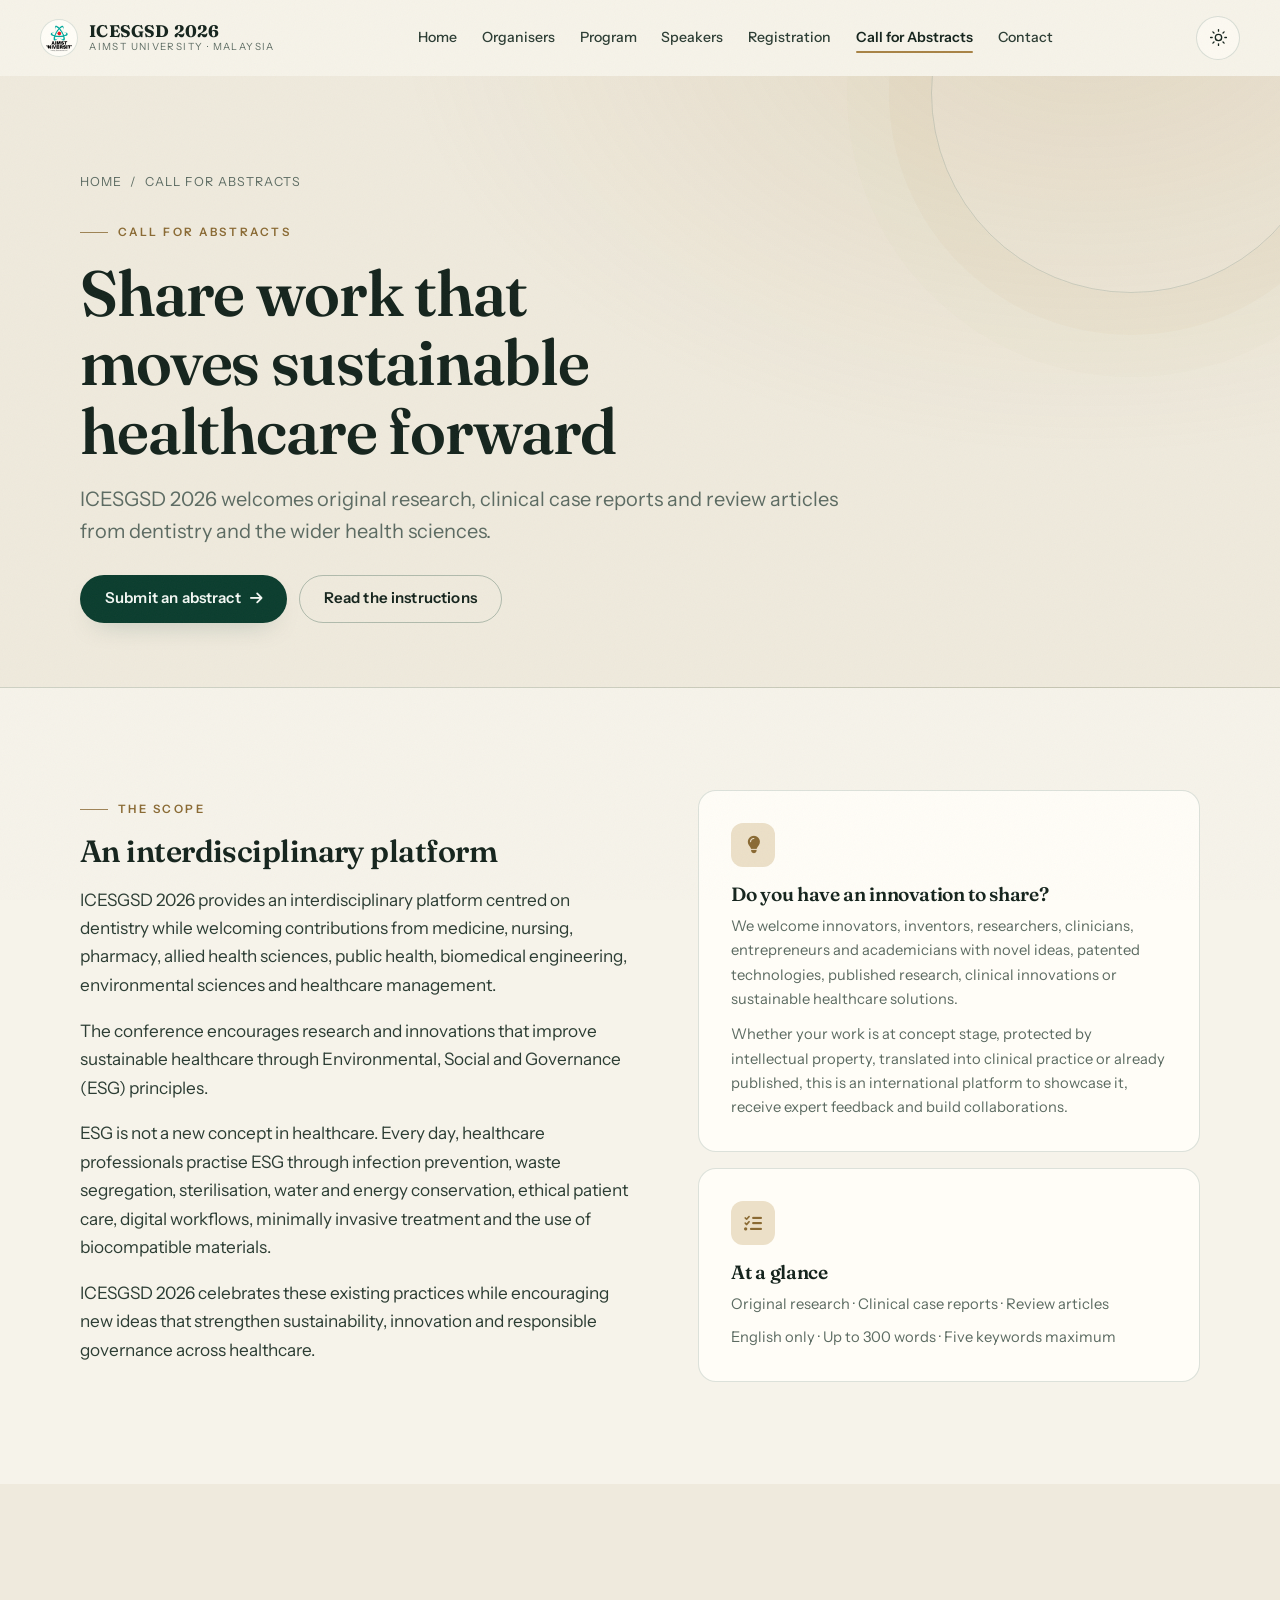
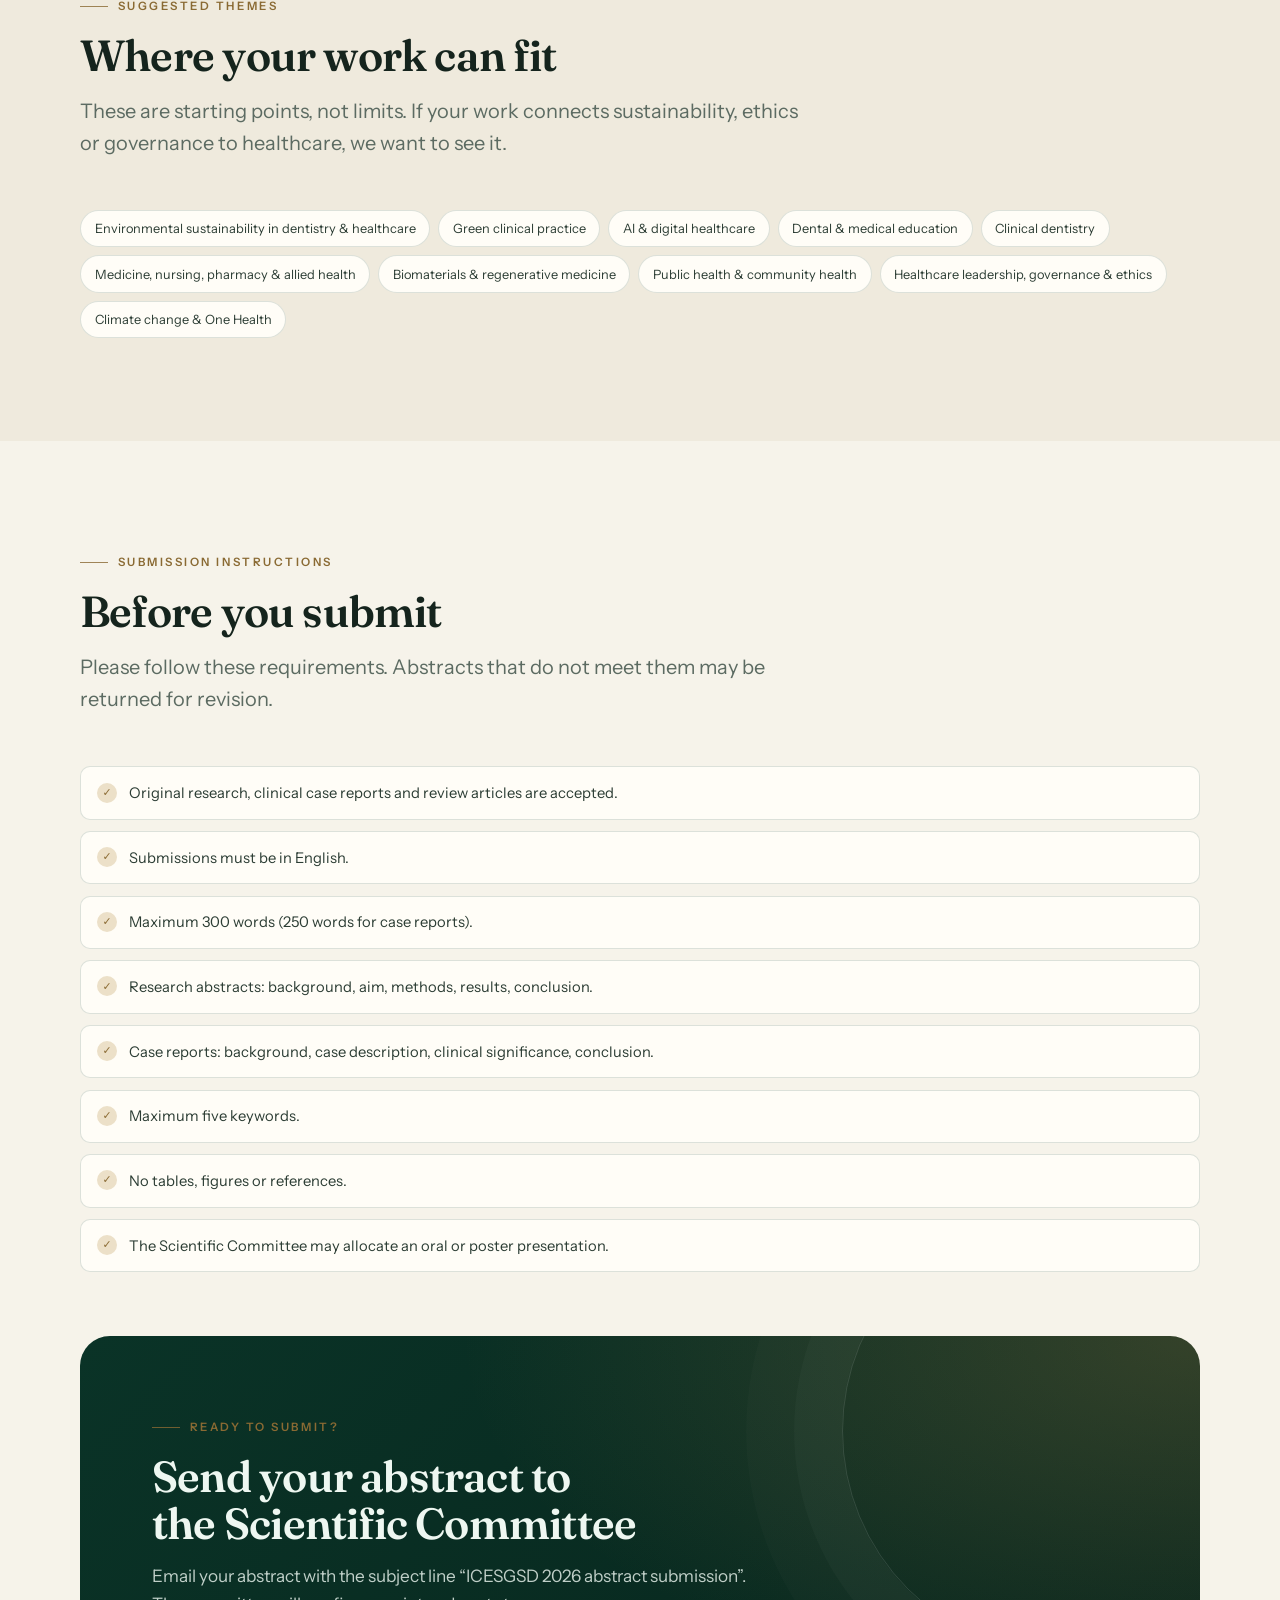
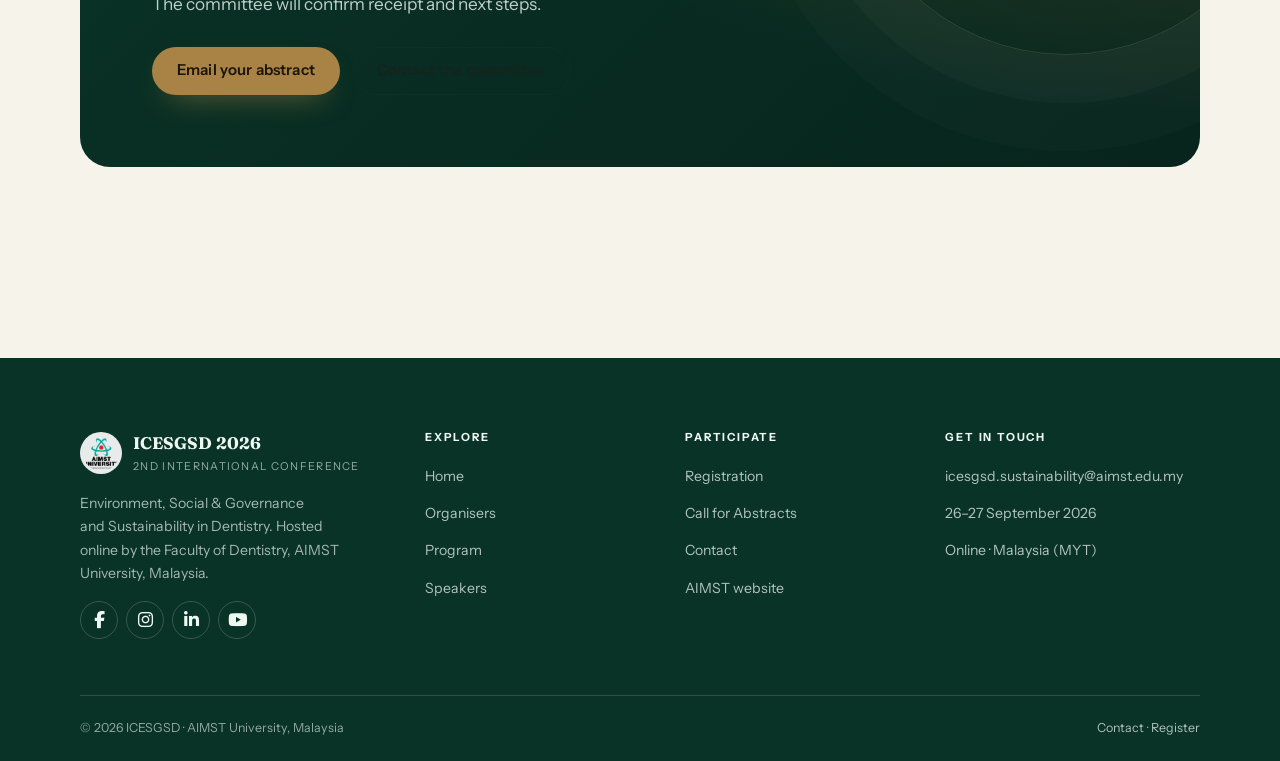
<file: cab/index.html>
<!DOCTYPE html>
<html lang="en">

<head>
    <base href="..">
    <meta charset="utf-8">
    <meta name="viewport" content="width=device-width, initial-scale=1">
    <link rel="shortcut icon" type="image/png" href="assets/aimst logo favicon.png">
    <title>Call for Abstracts | 2nd ICESGSD 2026</title>
    <meta name="description" content="Submit an abstract to ICESGSD 2026. Original research, clinical case reports and review articles on ESG and sustainability in dentistry and healthcare.">
    <meta name="theme-color" content="#f6f3ea">
    <meta property="og:type" content="website">
    <meta property="og:title" content="Call for Abstracts — 2nd ICESGSD 2026">
    <meta property="og:description" content="An interdisciplinary platform for research and innovation in sustainable healthcare.">
    <meta property="og:image" content="assets/Untitled.jpg">
    <link rel="preconnect" href="https://fonts.googleapis.com">
    <link rel="preconnect" href="https://fonts.gstatic.com" crossorigin>
    <link href="https://fonts.googleapis.com/css2?family=Fraunces:ital,opsz,wght@0,9..144,400..700;1,9..144,400..700&family=Instrument+Sans:wght@400;500;600;700&display=swap" rel="stylesheet">
    <link rel="stylesheet" href="https://cdnjs.cloudflare.com/ajax/libs/font-awesome/6.4.0/css/all.min.css">
    <link rel="stylesheet" href="assets/main.css">
    <script>
        (function () {
            document.documentElement.classList.add("js");
            try {
                var stored = localStorage.getItem("icesgsd-theme");
                var theme = stored || (window.matchMedia("(prefers-color-scheme: dark)").matches ? "dark" : "light");
                document.documentElement.setAttribute("data-theme", theme);
            } catch (e) {
                document.documentElement.setAttribute("data-theme", "light");
            }
        })();
    </script>
</head>

<body>
    <a class="skip-link" href="#main">Skip to content</a>

    <header class="site-header">
        <div class="header-inner">
            <a class="brand" href="index.html" aria-label="ICESGSD 2026 home">
                <img src="assets/aimst logo.png" alt="AIMST University logo" width="38" height="38">
                <span class="brand-text">
                    <strong>ICESGSD 2026</strong>
                    <small>AIMST University · Malaysia</small>
                </span>
            </a>
            <nav class="site-nav" id="site-nav" aria-label="Primary navigation">
                <ul>
                    <li><a href="index.html">Home</a></li>
                    <li><a href="./organisers/index.html">Organisers</a></li>
                    <li><a href="./program/index.html">Program</a></li>
                    <li><a href="./speakers/index.html">Speakers</a></li>
                    <li><a href="./registration/index.html">Registration</a></li>
                    <li><a class="current" href="./cab/index.html" aria-current="page">Call for Abstracts</a></li>
                    <li><a href="./contact/index.html">Contact</a></li>
                </ul>
            </nav>
            <div class="header-actions">
                <button class="theme-toggle" type="button" aria-label="Switch to dark mode" aria-pressed="false">
                    <svg class="icon-sun" viewBox="0 0 24 24" aria-hidden="true"><circle cx="12" cy="12" r="4"/><path d="M12 2v2M12 20v2M4.9 4.9l1.4 1.4M17.7 17.7l1.4 1.4M2 12h2M20 12h2M4.9 19.1l1.4-1.4M17.7 6.3l1.4-1.4"/></svg>
                    <svg class="icon-moon" viewBox="0 0 24 24" aria-hidden="true"><path d="M21 12.8A8.5 8.5 0 1 1 11.2 3a6.5 6.5 0 0 0 9.8 9.8z"/></svg>
                </button>
                <button class="nav-toggle" type="button" aria-label="Open menu" aria-expanded="false" aria-controls="site-nav">
                    <span></span><span></span><span></span>
                </button>
            </div>
        </div>
    </header>

    <main id="main">
        <section class="page-hero">
            <div class="container">
                <nav class="breadcrumb" aria-label="Breadcrumb"><a href="index.html">Home</a><span>/</span><span>Call for Abstracts</span></nav>
                <span class="eyebrow">Call for abstracts</span>
                <h1>Share work that moves sustainable healthcare forward</h1>
                <p class="lead">ICESGSD 2026 welcomes original research, clinical case reports and review articles from dentistry and the wider health sciences.</p>
                <div class="hero-actions" style="margin-top:1.75rem">
                    <a class="btn btn--primary" href="mailto:icesgsd.sustainability@aimst.edu.my?subject=ICESGSD%202026%20abstract%20submission">Submit an abstract <i class="fa-solid fa-arrow-right" aria-hidden="true"></i></a>
                    <a class="btn btn--ghost" href="#instructions">Read the instructions</a>
                </div>
            </div>
        </section>

        <section class="section">
            <div class="container">
                <div class="about-grid" style="align-items:start">
                    <div class="prose reveal">
                        <span class="eyebrow">The scope</span>
                        <h2 style="margin-top:0">An interdisciplinary platform</h2>
                        <p>ICESGSD 2026 provides an interdisciplinary platform centred on dentistry while welcoming contributions from medicine, nursing, pharmacy, allied health sciences, public health, biomedical engineering, environmental sciences and healthcare management.</p>
                        <p>The conference encourages research and innovations that improve sustainable healthcare through Environmental, Social and Governance (ESG) principles.</p>
                        <p>ESG is not a new concept in healthcare. Every day, healthcare professionals practise ESG through infection prevention, waste segregation, sterilisation, water and energy conservation, ethical patient care, digital workflows, minimally invasive treatment and the use of biocompatible materials.</p>
                        <p>ICESGSD 2026 celebrates these existing practices while encouraging new ideas that strengthen sustainability, innovation and responsible governance across healthcare.</p>
                    </div>
                    <aside class="reveal" style="--delay:120ms">
                        <div class="info-card">
                            <div class="icon"><i class="fa-solid fa-lightbulb" aria-hidden="true"></i></div>
                            <h3>Do you have an innovation to share?</h3>
                            <p>We welcome innovators, inventors, researchers, clinicians, entrepreneurs and academicians with novel ideas, patented technologies, published research, clinical innovations or sustainable healthcare solutions.</p>
                            <p style="margin-top:0.7rem">Whether your work is at concept stage, protected by intellectual property, translated into clinical practice or already published, this is an international platform to showcase it, receive expert feedback and build collaborations.</p>
                        </div>
                        <div class="info-card" style="margin-top:1rem">
                            <div class="icon"><i class="fa-solid fa-list-check" aria-hidden="true"></i></div>
                            <h3>At a glance</h3>
                            <p>Original research · Clinical case reports · Review articles</p>
                            <p style="margin-top:0.5rem">English only · Up to 300 words · Five keywords maximum</p>
                        </div>
                    </aside>
                </div>
            </div>
        </section>

        <section class="section section--alt">
            <div class="container">
                <div class="section-head reveal">
                    <span class="eyebrow">Suggested themes</span>
                    <h2>Where your work can fit</h2>
                    <p class="lead" style="margin-top:1rem">These are starting points, not limits. If your work connects sustainability, ethics or governance to healthcare, we want to see it.</p>
                </div>
                <div class="chip-cloud reveal" style="--delay:80ms">
                    <span class="chip">Environmental sustainability in dentistry &amp; healthcare</span>
                    <span class="chip">Green clinical practice</span>
                    <span class="chip">AI &amp; digital healthcare</span>
                    <span class="chip">Dental &amp; medical education</span>
                    <span class="chip">Clinical dentistry</span>
                    <span class="chip">Medicine, nursing, pharmacy &amp; allied health</span>
                    <span class="chip">Biomaterials &amp; regenerative medicine</span>
                    <span class="chip">Public health &amp; community health</span>
                    <span class="chip">Healthcare leadership, governance &amp; ethics</span>
                    <span class="chip">Climate change &amp; One Health</span>
                </div>
            </div>
        </section>

        <section class="section" id="instructions">
            <div class="container">
                <div class="section-head reveal">
                    <span class="eyebrow">Submission instructions</span>
                    <h2>Before you submit</h2>
                    <p class="lead" style="margin-top:1rem">Please follow these requirements. Abstracts that do not meet them may be returned for revision.</p>
                </div>
                <ul class="checklist reveal" style="--delay:80ms">
                    <li>Original research, clinical case reports and review articles are accepted.</li>
                    <li>Submissions must be in English.</li>
                    <li>Maximum 300 words (250 words for case reports).</li>
                    <li>Research abstracts: background, aim, methods, results, conclusion.</li>
                    <li>Case reports: background, case description, clinical significance, conclusion.</li>
                    <li>Maximum five keywords.</li>
                    <li>No tables, figures or references.</li>
                    <li>The Scientific Committee may allocate an oral or poster presentation.</li>
                </ul>

                <div class="cta-band reveal" style="margin-top:clamp(2.5rem,5vw,4rem)">
                    <span class="eyebrow">Ready to submit?</span>
                    <h2>Send your abstract to the Scientific Committee</h2>
                    <p>Email your abstract with the subject line “ICESGSD 2026 abstract submission”. The committee will confirm receipt and next steps.</p>
                    <div class="cta-actions">
                        <a class="btn btn--accent" href="mailto:icesgsd.sustainability@aimst.edu.my?subject=ICESGSD%202026%20abstract%20submission">Email your abstract</a>
                        <a class="btn btn--ghost" href="./contact/index.html">Contact the committee</a>
                    </div>
                </div>
            </div>
        </section>
    </main>

    <footer class="site-footer">
        <div class="container">
            <div class="footer-grid">
                <div>
                    <a class="footer-brand" href="index.html">
                        <img src="assets/aimst logo.png" alt="AIMST University logo" width="42" height="42">
                        <div>
                            <strong>ICESGSD 2026</strong>
                            <span>2nd International Conference</span>
                        </div>
                    </a>
                    <p>Environment, Social &amp; Governance and Sustainability in Dentistry. Hosted online by the Faculty of Dentistry, AIMST University, Malaysia.</p>
                    <div class="footer-social">
                        <a href="https://www.facebook.com/aimst2u/" target="_blank" rel="noopener" aria-label="AIMST University on Facebook"><i class="fa-brands fa-facebook-f" aria-hidden="true"></i></a>
                        <a href="https://www.instagram.com/aimstuniversity/" target="_blank" rel="noopener" aria-label="AIMST University on Instagram"><i class="fa-brands fa-instagram" aria-hidden="true"></i></a>
                        <a href="https://my.linkedin.com/school/aimst-university2001/" target="_blank" rel="noopener" aria-label="AIMST University on LinkedIn"><i class="fa-brands fa-linkedin-in" aria-hidden="true"></i></a>
                        <a href="https://www.youtube.com/@aimstuniversityaimst2u" target="_blank" rel="noopener" aria-label="AIMST University on YouTube"><i class="fa-brands fa-youtube" aria-hidden="true"></i></a>
                    </div>
                </div>
                <div class="footer-col">
                    <h4>Explore</h4>
                    <ul>
                        <li><a href="index.html">Home</a></li>
                        <li><a href="./organisers/index.html">Organisers</a></li>
                        <li><a href="./program/index.html">Program</a></li>
                        <li><a href="./speakers/index.html">Speakers</a></li>
                    </ul>
                </div>
                <div class="footer-col">
                    <h4>Participate</h4>
                    <ul>
                        <li><a href="./registration/index.html">Registration</a></li>
                        <li><a href="./cab/index.html">Call for Abstracts</a></li>
                        <li><a href="./contact/index.html">Contact</a></li>
                        <li><a href="https://www.aimst.edu.my/" target="_blank" rel="noopener">AIMST website</a></li>
                    </ul>
                </div>
                <div class="footer-col footer-col--contact">
                    <h4>Get in touch</h4>
                    <ul>
                        <li><a href="mailto:icesgsd.sustainability@aimst.edu.my">icesgsd.sustainability@aimst.edu.my</a></li>
                        <li><span>26–27 September 2026</span></li>
                        <li><span>Online · Malaysia (MYT)</span></li>
                    </ul>
                </div>
            </div>
            <div class="footer-bottom">
                <span>© 2026 ICESGSD · AIMST University, Malaysia</span>
                <span><a href="./contact/index.html">Contact</a> · <a href="./registration/index.html">Register</a></span>
            </div>
        </div>
    </footer>

    <script src="assets/theme.js" defer></script>
</body>

</html>
</file>
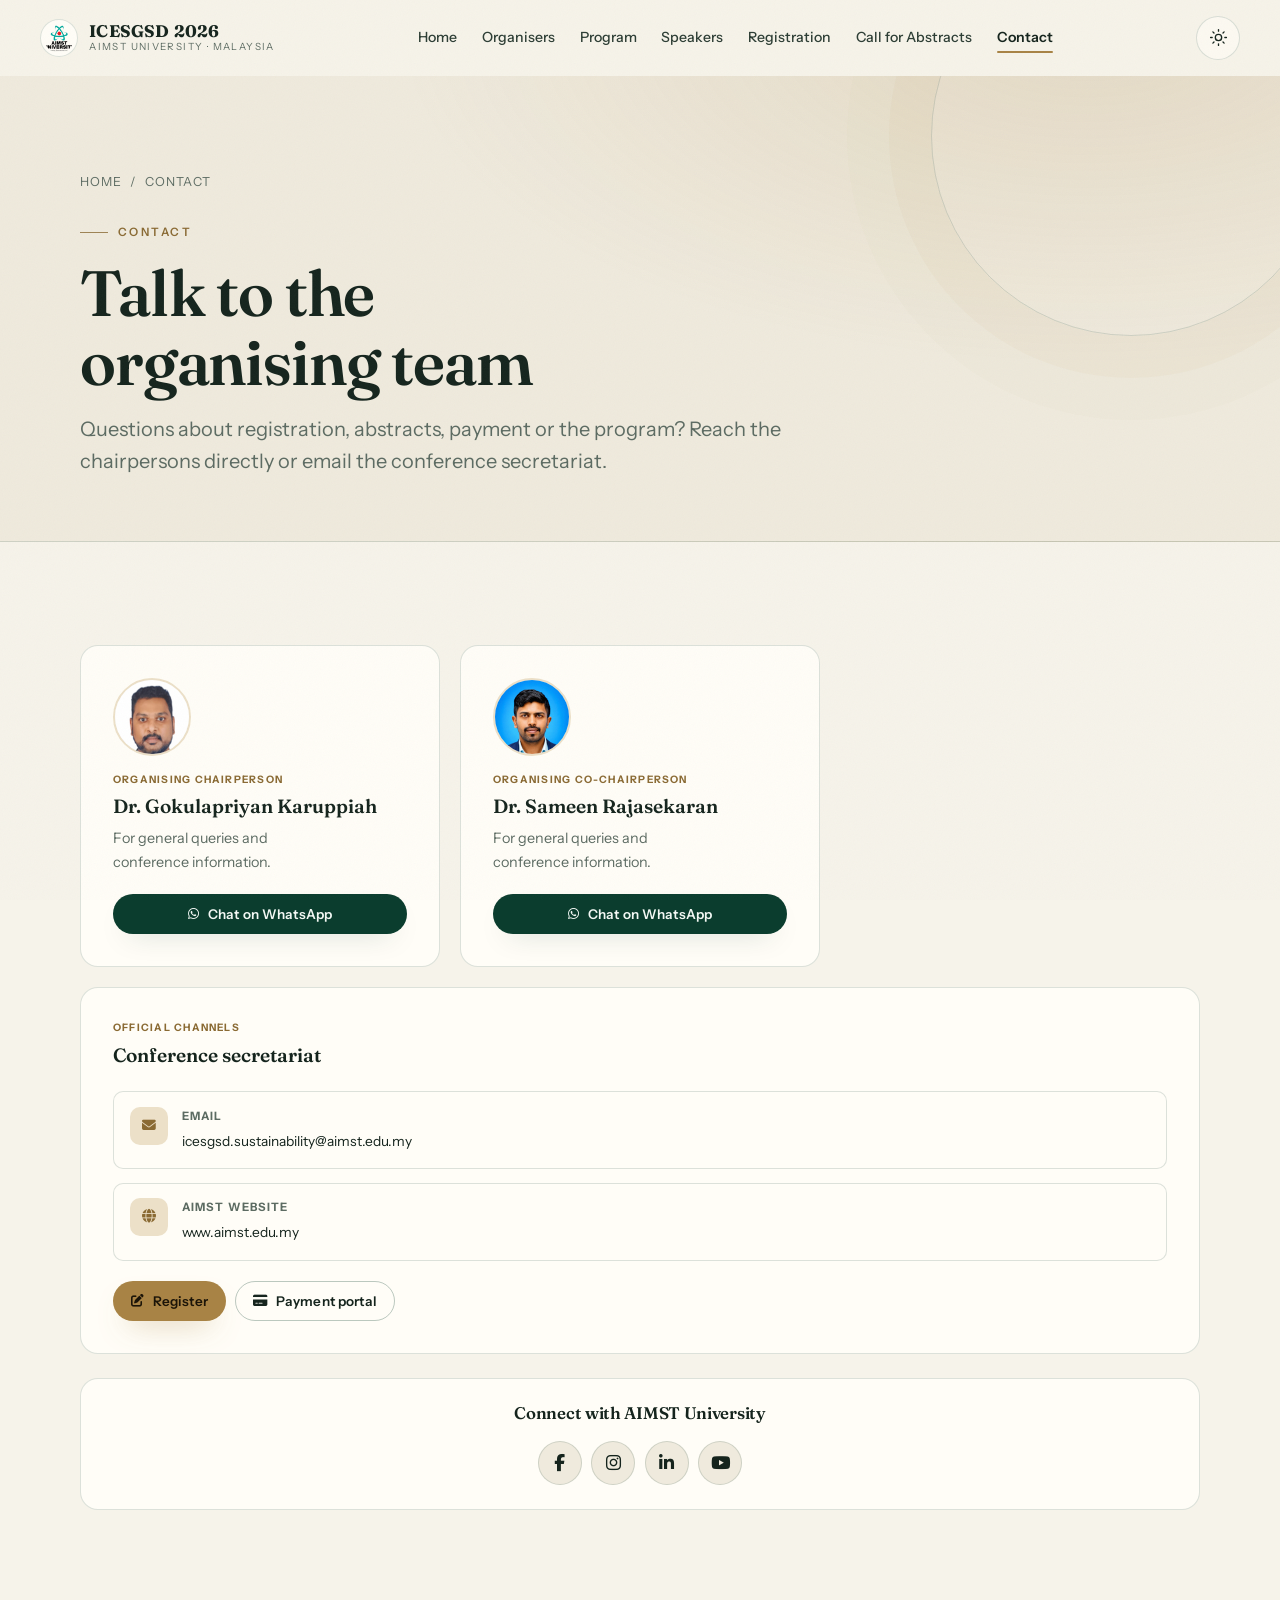
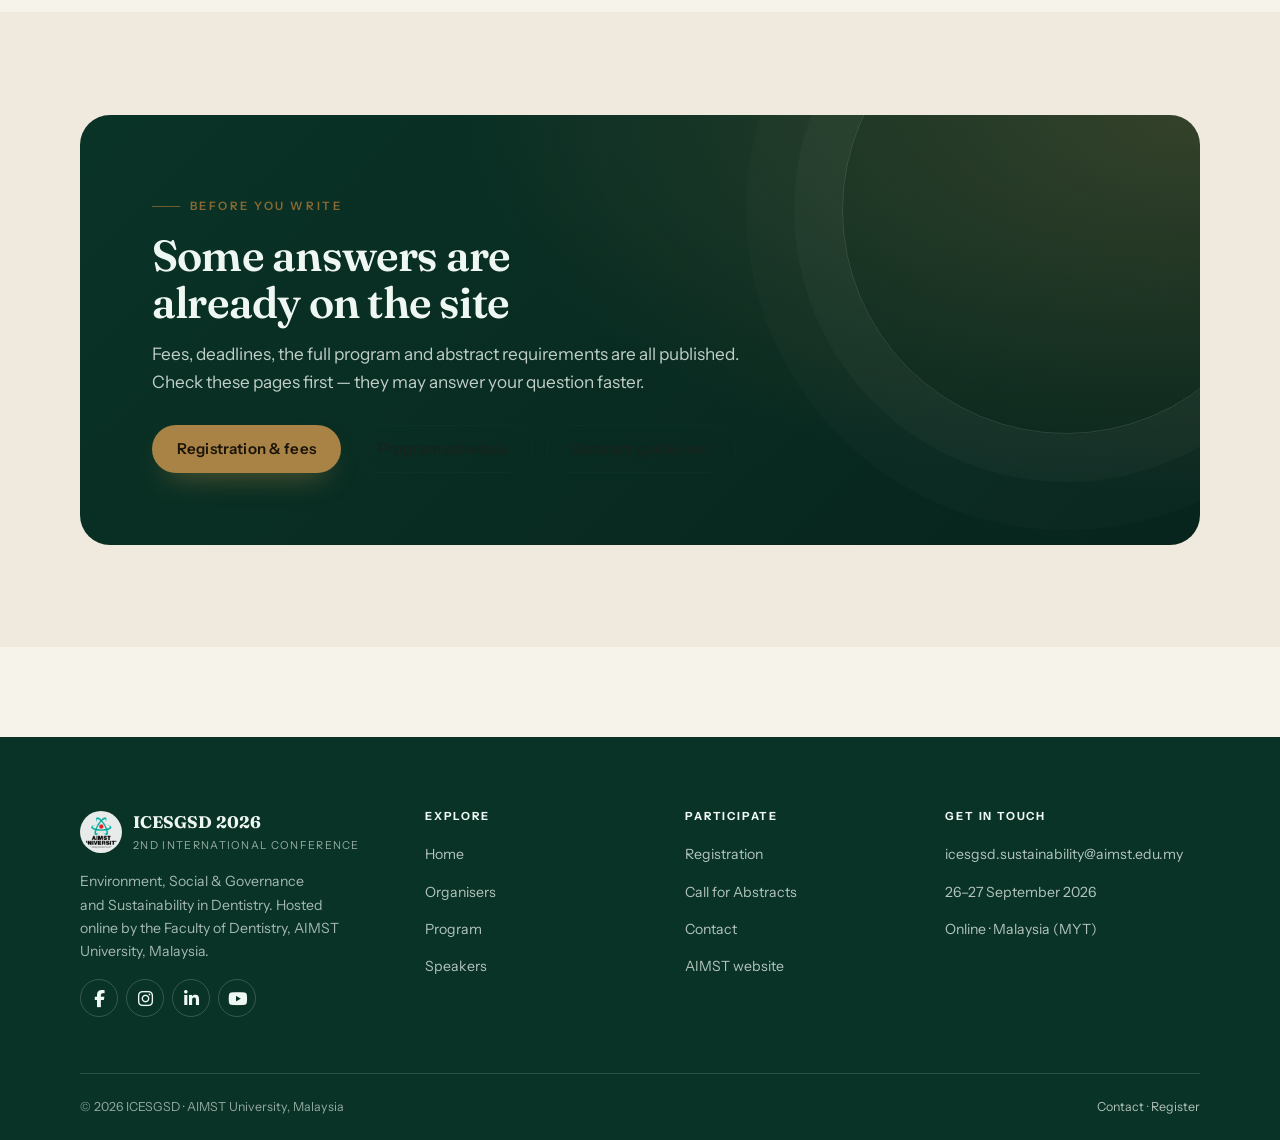
<file: contact/index.html>
<!DOCTYPE html>
<html lang="en">

<head>
    <base href="..">
    <meta charset="utf-8">
    <meta name="viewport" content="width=device-width, initial-scale=1">
    <link rel="shortcut icon" type="image/png" href="assets/aimst logo favicon.png">
    <title>Contact | 2nd ICESGSD 2026</title>
    <meta name="description" content="Contact the ICESGSD 2026 organising committee. Reach the chairpersons on WhatsApp or email the conference secretariat.">
    <meta name="theme-color" content="#f6f3ea">
    <meta property="og:type" content="website">
    <meta property="og:title" content="Contact — 2nd ICESGSD 2026">
    <meta property="og:description" content="Talk to the organising team about registration, abstracts or the program.">
    <meta property="og:image" content="assets/Untitled.jpg">
    <link rel="preconnect" href="https://fonts.googleapis.com">
    <link rel="preconnect" href="https://fonts.gstatic.com" crossorigin>
    <link href="https://fonts.googleapis.com/css2?family=Fraunces:ital,opsz,wght@0,9..144,400..700;1,9..144,400..700&family=Instrument+Sans:wght@400;500;600;700&display=swap" rel="stylesheet">
    <link rel="stylesheet" href="https://cdnjs.cloudflare.com/ajax/libs/font-awesome/6.4.0/css/all.min.css">
    <link rel="stylesheet" href="assets/main.css">
    <script>
        (function () {
            document.documentElement.classList.add("js");
            try {
                var stored = localStorage.getItem("icesgsd-theme");
                var theme = stored || (window.matchMedia("(prefers-color-scheme: dark)").matches ? "dark" : "light");
                document.documentElement.setAttribute("data-theme", theme);
            } catch (e) {
                document.documentElement.setAttribute("data-theme", "light");
            }
        })();
    </script>
</head>

<body>
    <a class="skip-link" href="#main">Skip to content</a>

    <header class="site-header">
        <div class="header-inner">
            <a class="brand" href="index.html" aria-label="ICESGSD 2026 home">
                <img src="assets/aimst logo.png" alt="AIMST University logo" width="38" height="38">
                <span class="brand-text">
                    <strong>ICESGSD 2026</strong>
                    <small>AIMST University · Malaysia</small>
                </span>
            </a>
            <nav class="site-nav" id="site-nav" aria-label="Primary navigation">
                <ul>
                    <li><a href="index.html">Home</a></li>
                    <li><a href="./organisers/index.html">Organisers</a></li>
                    <li><a href="./program/index.html">Program</a></li>
                    <li><a href="./speakers/index.html">Speakers</a></li>
                    <li><a href="./registration/index.html">Registration</a></li>
                    <li><a href="./cab/index.html">Call for Abstracts</a></li>
                    <li><a class="current" href="./contact/index.html" aria-current="page">Contact</a></li>
                </ul>
            </nav>
            <div class="header-actions">
                <button class="theme-toggle" type="button" aria-label="Switch to dark mode" aria-pressed="false">
                    <svg class="icon-sun" viewBox="0 0 24 24" aria-hidden="true"><circle cx="12" cy="12" r="4"/><path d="M12 2v2M12 20v2M4.9 4.9l1.4 1.4M17.7 17.7l1.4 1.4M2 12h2M20 12h2M4.9 19.1l1.4-1.4M17.7 6.3l1.4-1.4"/></svg>
                    <svg class="icon-moon" viewBox="0 0 24 24" aria-hidden="true"><path d="M21 12.8A8.5 8.5 0 1 1 11.2 3a6.5 6.5 0 0 0 9.8 9.8z"/></svg>
                </button>
                <button class="nav-toggle" type="button" aria-label="Open menu" aria-expanded="false" aria-controls="site-nav">
                    <span></span><span></span><span></span>
                </button>
            </div>
        </div>
    </header>

    <main id="main">
        <section class="page-hero">
            <div class="container">
                <nav class="breadcrumb" aria-label="Breadcrumb"><a href="index.html">Home</a><span>/</span><span>Contact</span></nav>
                <span class="eyebrow">Contact</span>
                <h1>Talk to the organising team</h1>
                <p class="lead">Questions about registration, abstracts, payment or the program? Reach the chairpersons directly or email the conference secretariat.</p>
            </div>
        </section>

        <section class="section">
            <div class="container">
                <div class="contact-grid">
                    <article class="contact-card reveal">
                        <div class="person-photo" style="margin-bottom:1rem">
                            <img src="assets/Dr-Gokulapriyan.png" alt="Portrait of Dr. Gokulapriyan Karuppiah" width="78" height="78" loading="lazy" decoding="async">
                        </div>
                        <span class="person-role">Organising chairperson</span>
                        <div class="person-name">Dr. Gokulapriyan Karuppiah</div>
                        <p>For general queries and conference information.</p>
                        <div class="btn-group">
                            <a class="btn btn--primary btn--small" href="http://wa.me/60172604202" target="_blank" rel="noopener"><i class="fa-brands fa-whatsapp" aria-hidden="true"></i> Chat on WhatsApp</a>
                        </div>
                    </article>

                    <article class="contact-card reveal" style="--delay:80ms">
                        <div class="person-photo" style="margin-bottom:1rem">
                            <img src="assets/Dr-sameen-Rj.png" alt="Portrait of Dr. Sameen Rajasekaran" width="78" height="78" loading="lazy" decoding="async">
                        </div>
                        <span class="person-role">Organising co-chairperson</span>
                        <div class="person-name">Dr. Sameen Rajasekaran</div>
                        <p>For general queries and conference information.</p>
                        <div class="btn-group">
                            <a class="btn btn--primary btn--small" href="http://wa.me/60129848409" target="_blank" rel="noopener"><i class="fa-brands fa-whatsapp" aria-hidden="true"></i> Chat on WhatsApp</a>
                        </div>
                    </article>

                    <article class="contact-card contact-card--wide reveal" style="--delay:160ms">
                        <span class="person-role">Official channels</span>
                        <div class="person-name">Conference secretariat</div>
                        <ul class="channel-list">
                            <li>
                                <span class="icon"><i class="fa-solid fa-envelope" aria-hidden="true"></i></span>
                                <div>
                                    <strong>Email</strong>
                                    <a href="mailto:icesgsd.sustainability@aimst.edu.my">icesgsd.sustainability@aimst.edu.my</a>
                                </div>
                            </li>
                            <li>
                                <span class="icon"><i class="fa-solid fa-globe" aria-hidden="true"></i></span>
                                <div>
                                    <strong>AIMST website</strong>
                                    <a href="https://www.aimst.edu.my/" target="_blank" rel="noopener">www.aimst.edu.my</a>
                                </div>
                            </li>
                        </ul>
                        <div class="btn-group btn-group--row">
                            <a class="btn btn--accent btn--small" href="https://docs.google.com/forms/d/e/1FAIpQLSfdZ6fdMazcZ0MBY8ho8vebx5OUgsf7TGProZLQU_t_mL-uKw/viewform?usp=header" target="_blank" rel="noopener"><i class="fa-solid fa-pen-to-square" aria-hidden="true"></i> Register</a>
                            <a class="btn btn--ghost btn--small" href="https://map.mcpayment.net/qrpay/pay/a87d6692-0dab-484e-9988-45f43254d22d" target="_blank" rel="noopener"><i class="fa-solid fa-credit-card" aria-hidden="true"></i> Payment portal</a>
                        </div>
                    </article>
                </div>

                <div class="social-section reveal" style="margin-top:1.5rem">
                    <h4>Connect with AIMST University</h4>
                    <div class="social-links">
                        <a href="https://www.facebook.com/aimst2u/" target="_blank" rel="noopener" class="social-icon" aria-label="AIMST University on Facebook"><i class="fa-brands fa-facebook-f" aria-hidden="true"></i></a>
                        <a href="https://www.instagram.com/aimstuniversity/" target="_blank" rel="noopener" class="social-icon" aria-label="AIMST University on Instagram"><i class="fa-brands fa-instagram" aria-hidden="true"></i></a>
                        <a href="https://my.linkedin.com/school/aimst-university2001/" target="_blank" rel="noopener" class="social-icon" aria-label="AIMST University on LinkedIn"><i class="fa-brands fa-linkedin-in" aria-hidden="true"></i></a>
                        <a href="https://www.youtube.com/@aimstuniversityaimst2u" target="_blank" rel="noopener" class="social-icon" aria-label="AIMST University on YouTube"><i class="fa-brands fa-youtube" aria-hidden="true"></i></a>
                    </div>
                </div>
            </div>
        </section>

        <section class="section section--alt">
            <div class="container">
                <div class="cta-band reveal">
                    <span class="eyebrow">Before you write</span>
                    <h2>Some answers are already on the site</h2>
                    <p>Fees, deadlines, the full program and abstract requirements are all published. Check these pages first — they may answer your question faster.</p>
                    <div class="cta-actions">
                        <a class="btn btn--accent" href="./registration/index.html">Registration &amp; fees</a>
                        <a class="btn btn--ghost" href="./program/index.html">Program schedule</a>
                        <a class="btn btn--ghost" href="./cab/index.html">Abstract guidelines</a>
                    </div>
                </div>
            </div>
        </section>
    </main>

    <footer class="site-footer">
        <div class="container">
            <div class="footer-grid">
                <div>
                    <a class="footer-brand" href="index.html">
                        <img src="assets/aimst logo.png" alt="AIMST University logo" width="42" height="42">
                        <div>
                            <strong>ICESGSD 2026</strong>
                            <span>2nd International Conference</span>
                        </div>
                    </a>
                    <p>Environment, Social &amp; Governance and Sustainability in Dentistry. Hosted online by the Faculty of Dentistry, AIMST University, Malaysia.</p>
                    <div class="footer-social">
                        <a href="https://www.facebook.com/aimst2u/" target="_blank" rel="noopener" aria-label="AIMST University on Facebook"><i class="fa-brands fa-facebook-f" aria-hidden="true"></i></a>
                        <a href="https://www.instagram.com/aimstuniversity/" target="_blank" rel="noopener" aria-label="AIMST University on Instagram"><i class="fa-brands fa-instagram" aria-hidden="true"></i></a>
                        <a href="https://my.linkedin.com/school/aimst-university2001/" target="_blank" rel="noopener" aria-label="AIMST University on LinkedIn"><i class="fa-brands fa-linkedin-in" aria-hidden="true"></i></a>
                        <a href="https://www.youtube.com/@aimstuniversityaimst2u" target="_blank" rel="noopener" aria-label="AIMST University on YouTube"><i class="fa-brands fa-youtube" aria-hidden="true"></i></a>
                    </div>
                </div>
                <div class="footer-col">
                    <h4>Explore</h4>
                    <ul>
                        <li><a href="index.html">Home</a></li>
                        <li><a href="./organisers/index.html">Organisers</a></li>
                        <li><a href="./program/index.html">Program</a></li>
                        <li><a href="./speakers/index.html">Speakers</a></li>
                    </ul>
                </div>
                <div class="footer-col">
                    <h4>Participate</h4>
                    <ul>
                        <li><a href="./registration/index.html">Registration</a></li>
                        <li><a href="./cab/index.html">Call for Abstracts</a></li>
                        <li><a href="./contact/index.html">Contact</a></li>
                        <li><a href="https://www.aimst.edu.my/" target="_blank" rel="noopener">AIMST website</a></li>
                    </ul>
                </div>
                <div class="footer-col footer-col--contact">
                    <h4>Get in touch</h4>
                    <ul>
                        <li><a href="mailto:icesgsd.sustainability@aimst.edu.my">icesgsd.sustainability@aimst.edu.my</a></li>
                        <li><span>26–27 September 2026</span></li>
                        <li><span>Online · Malaysia (MYT)</span></li>
                    </ul>
                </div>
            </div>
            <div class="footer-bottom">
                <span>© 2026 ICESGSD · AIMST University, Malaysia</span>
                <span><a href="./contact/index.html">Contact</a> · <a href="./registration/index.html">Register</a></span>
            </div>
        </div>
    </footer>

    <script src="assets/theme.js" defer></script>
</body>

</html>
</file>
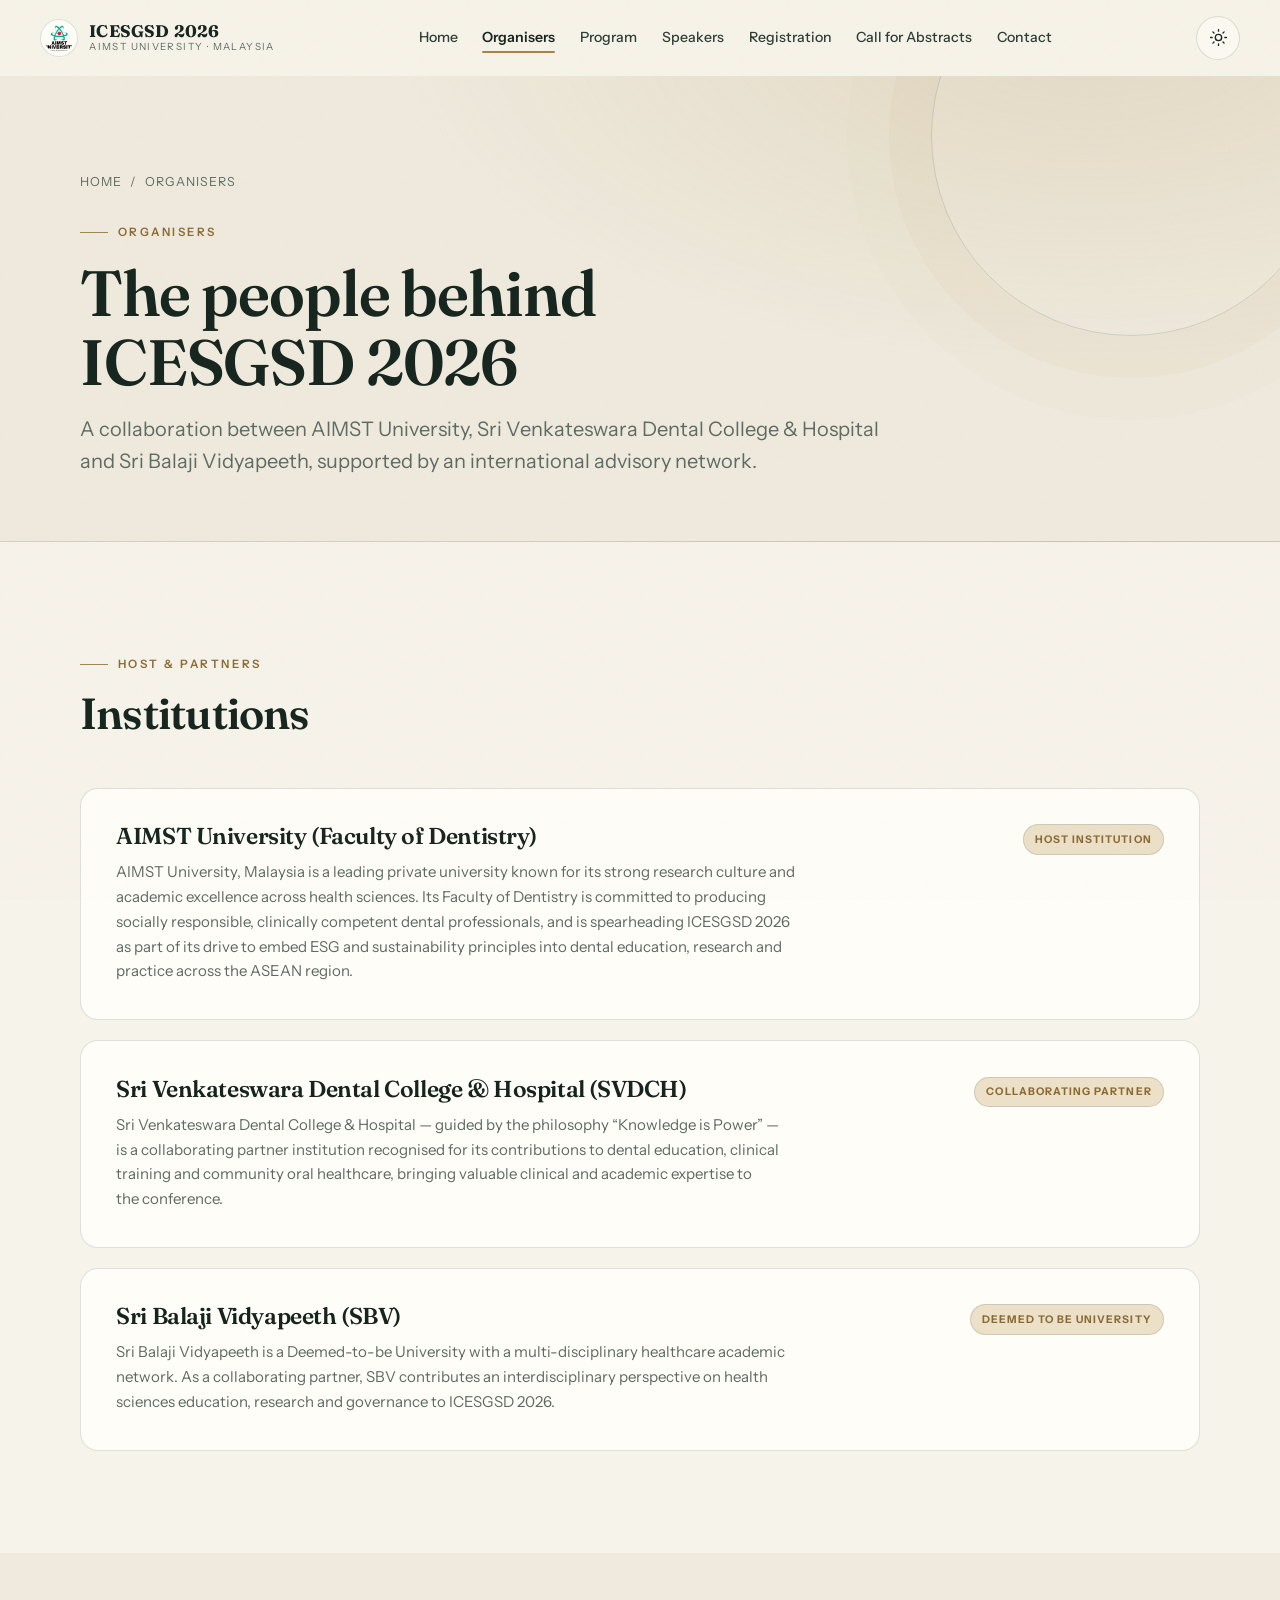
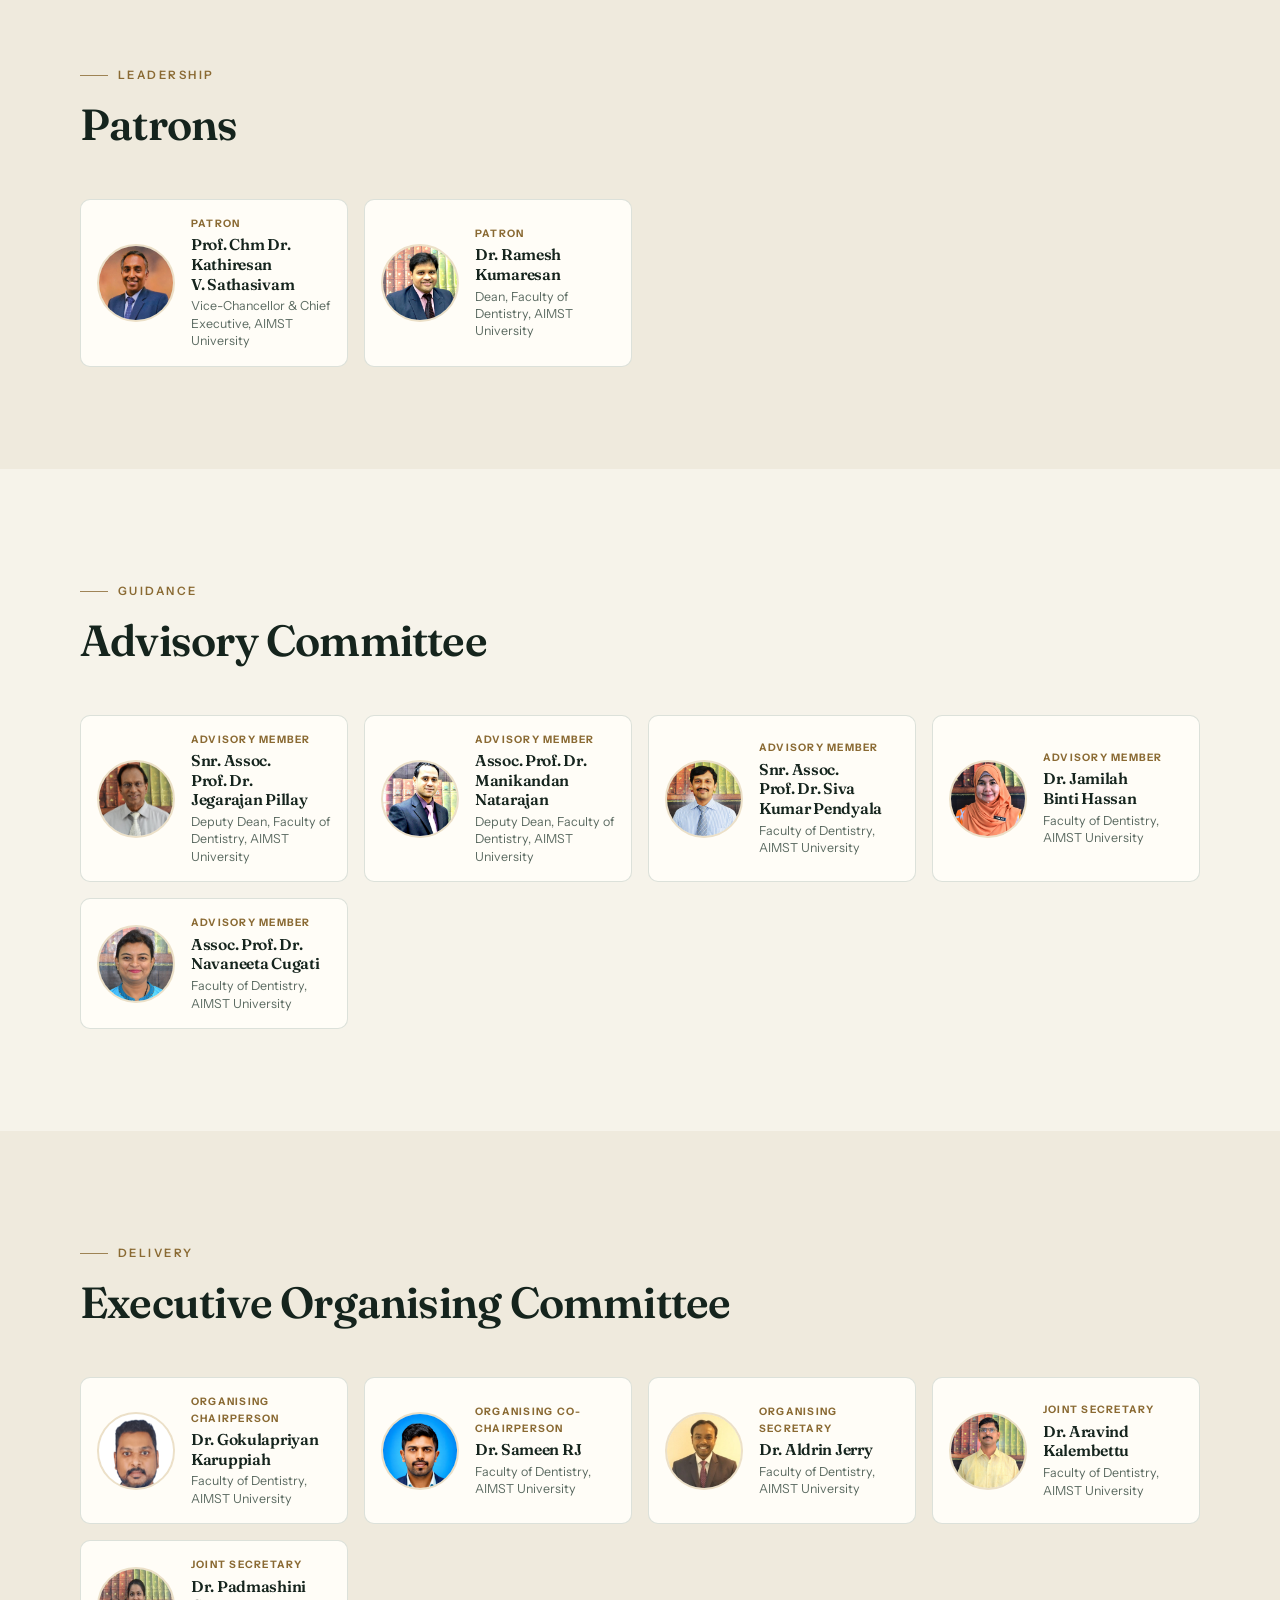
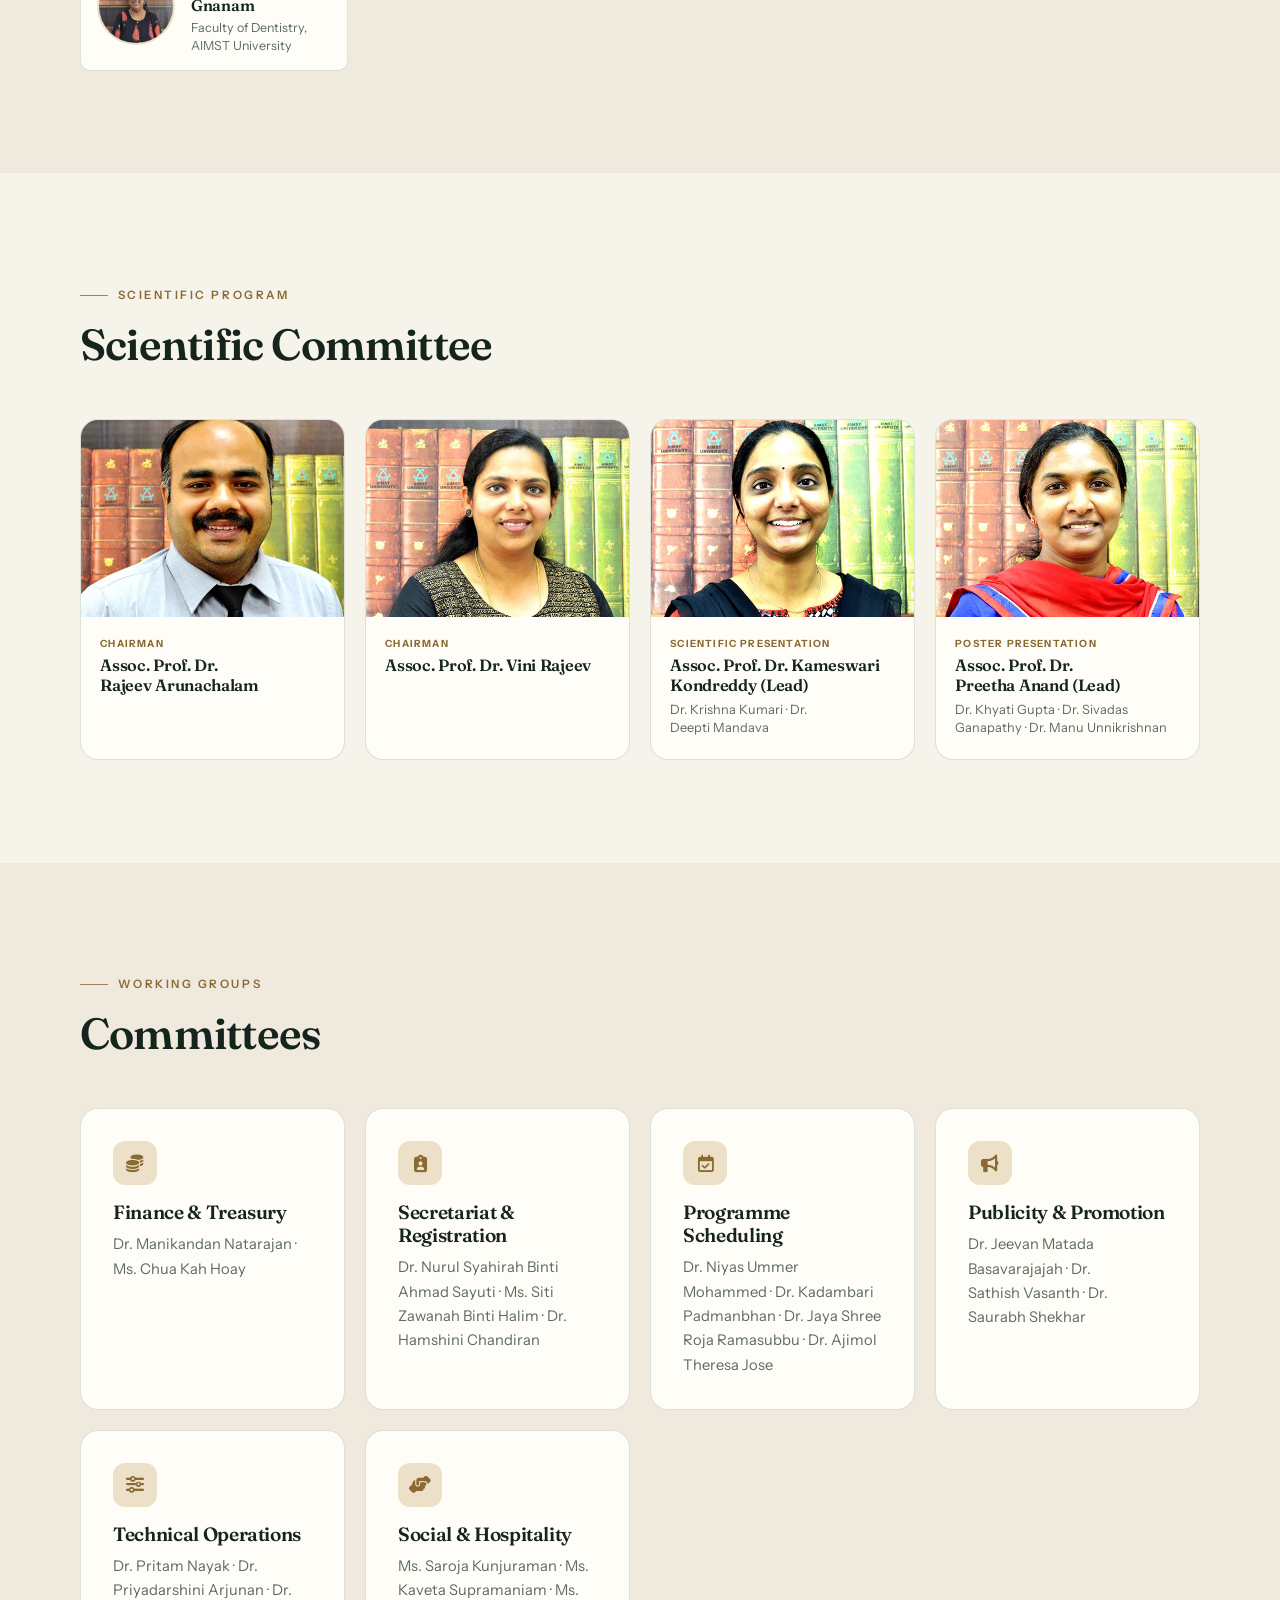
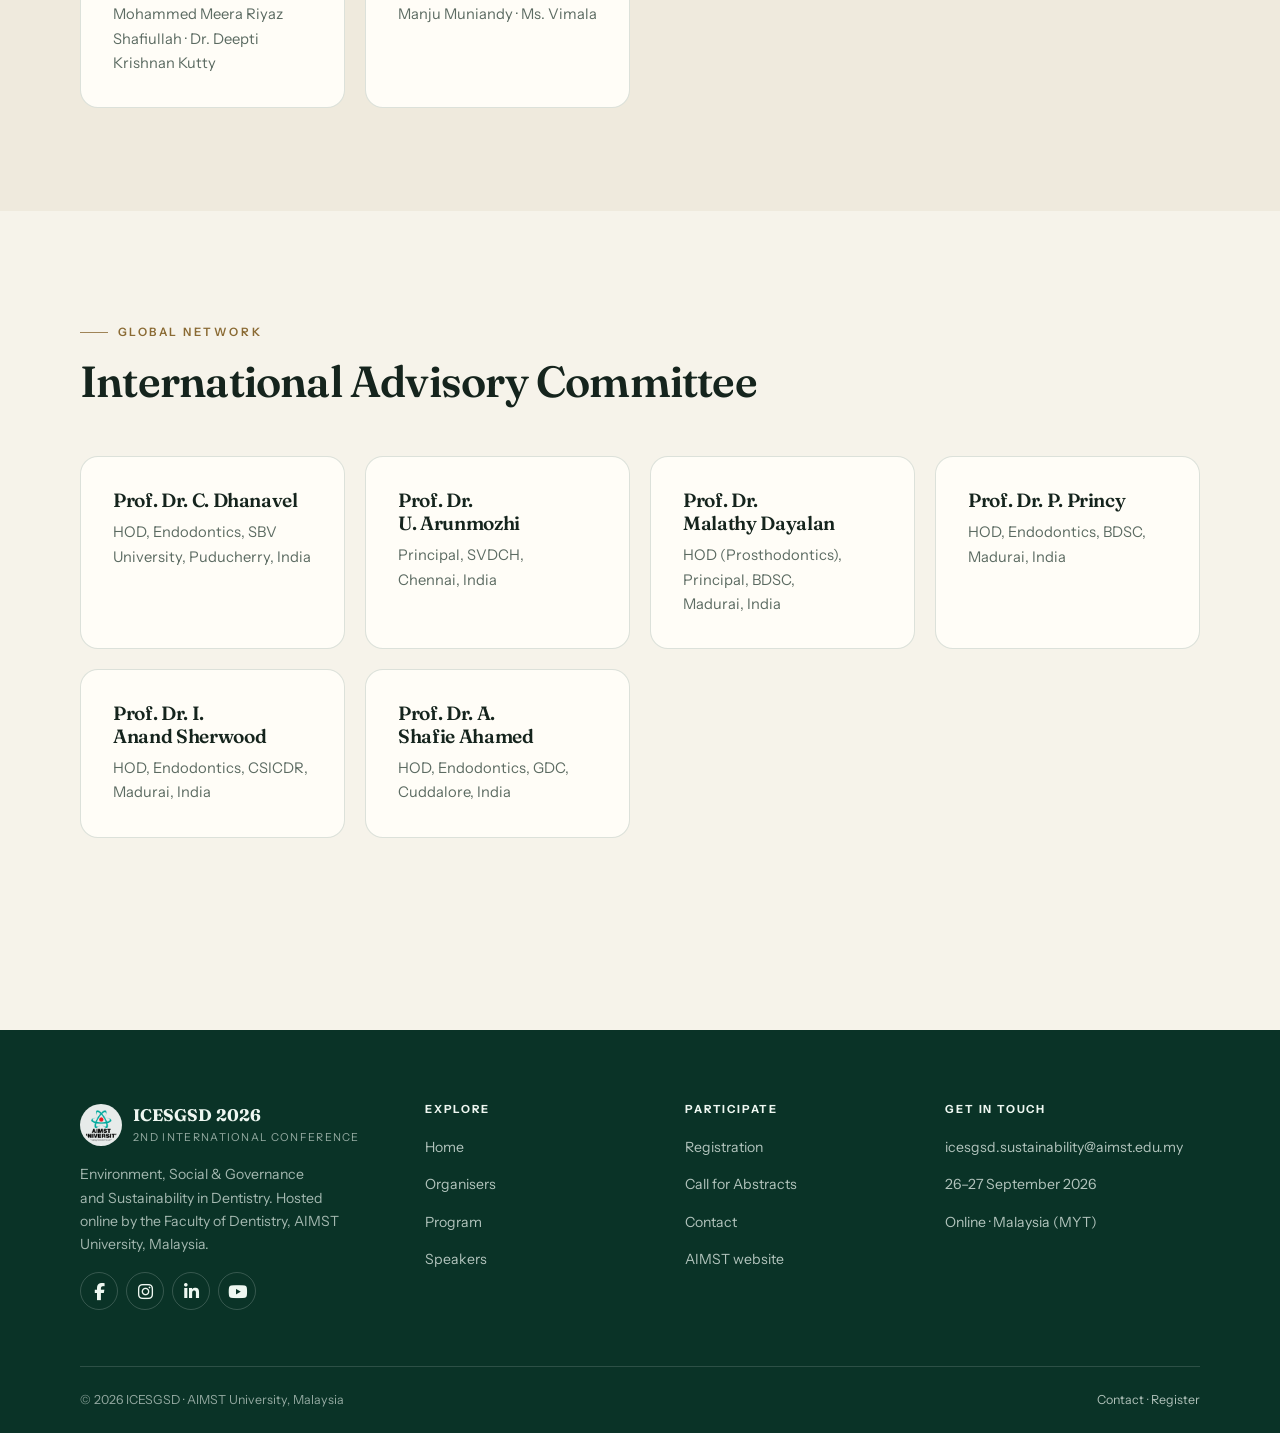
<file: organisers/index.html>
<!DOCTYPE html>
<html lang="en">

<head>
    <base href="..">
    <meta charset="utf-8">
    <meta name="viewport" content="width=device-width, initial-scale=1">
    <link rel="shortcut icon" type="image/png" href="assets/aimst logo favicon.png">
    <title>Organisers | 2nd ICESGSD 2026</title>
    <meta name="description" content="Meet the institutions and committees behind ICESGSD 2026 — AIMST University, SVDCH and Sri Balaji Vidyapeeth, plus patrons, advisors and the organising team.">
    <meta name="theme-color" content="#f6f3ea">
    <meta property="og:type" content="website">
    <meta property="og:title" content="Organisers — 2nd ICESGSD 2026">
    <meta property="og:description" content="The institutions and people making ICESGSD 2026 possible.">
    <meta property="og:image" content="assets/Untitled.jpg">
    <link rel="preconnect" href="https://fonts.googleapis.com">
    <link rel="preconnect" href="https://fonts.gstatic.com" crossorigin>
    <link href="https://fonts.googleapis.com/css2?family=Fraunces:ital,opsz,wght@0,9..144,400..700;1,9..144,400..700&family=Instrument+Sans:wght@400;500;600;700&display=swap" rel="stylesheet">
    <link rel="stylesheet" href="https://cdnjs.cloudflare.com/ajax/libs/font-awesome/6.4.0/css/all.min.css">
    <link rel="stylesheet" href="assets/main.css">
    <script>
        (function () {
            document.documentElement.classList.add("js");
            try {
                var stored = localStorage.getItem("icesgsd-theme");
                var theme = stored || (window.matchMedia("(prefers-color-scheme: dark)").matches ? "dark" : "light");
                document.documentElement.setAttribute("data-theme", theme);
            } catch (e) {
                document.documentElement.setAttribute("data-theme", "light");
            }
        })();
    </script>
</head>

<body>
    <a class="skip-link" href="#main">Skip to content</a>

    <header class="site-header">
        <div class="header-inner">
            <a class="brand" href="index.html" aria-label="ICESGSD 2026 home">
                <img src="assets/aimst logo.png" alt="AIMST University logo" width="38" height="38">
                <span class="brand-text">
                    <strong>ICESGSD 2026</strong>
                    <small>AIMST University · Malaysia</small>
                </span>
            </a>
            <nav class="site-nav" id="site-nav" aria-label="Primary navigation">
                <ul>
                    <li><a href="index.html">Home</a></li>
                    <li><a class="current" href="./organisers/index.html" aria-current="page">Organisers</a></li>
                    <li><a href="./program/index.html">Program</a></li>
                    <li><a href="./speakers/index.html">Speakers</a></li>
                    <li><a href="./registration/index.html">Registration</a></li>
                    <li><a href="./cab/index.html">Call for Abstracts</a></li>
                    <li><a href="./contact/index.html">Contact</a></li>
                </ul>
            </nav>
            <div class="header-actions">
                <button class="theme-toggle" type="button" aria-label="Switch to dark mode" aria-pressed="false">
                    <svg class="icon-sun" viewBox="0 0 24 24" aria-hidden="true"><circle cx="12" cy="12" r="4"/><path d="M12 2v2M12 20v2M4.9 4.9l1.4 1.4M17.7 17.7l1.4 1.4M2 12h2M20 12h2M4.9 19.1l1.4-1.4M17.7 6.3l1.4-1.4"/></svg>
                    <svg class="icon-moon" viewBox="0 0 24 24" aria-hidden="true"><path d="M21 12.8A8.5 8.5 0 1 1 11.2 3a6.5 6.5 0 0 0 9.8 9.8z"/></svg>
                </button>
                <button class="nav-toggle" type="button" aria-label="Open menu" aria-expanded="false" aria-controls="site-nav">
                    <span></span><span></span><span></span>
                </button>
            </div>
        </div>
    </header>

    <main id="main">
        <section class="page-hero">
            <div class="container">
                <nav class="breadcrumb" aria-label="Breadcrumb"><a href="index.html">Home</a><span>/</span><span>Organisers</span></nav>
                <span class="eyebrow">Organisers</span>
                <h1>The people behind ICESGSD 2026</h1>
                <p class="lead">A collaboration between AIMST University, Sri Venkateswara Dental College &amp; Hospital and Sri Balaji Vidyapeeth, supported by an international advisory network.</p>
            </div>
        </section>

        <section class="section">
            <div class="container">
                <div class="section-head reveal">
                    <span class="eyebrow">Host &amp; partners</span>
                    <h2>Institutions</h2>
                </div>
                <div class="institution-list">
                    <article class="institution-card reveal">
                        <div>
                            <h2>AIMST University (Faculty of Dentistry)</h2>
                            <p>AIMST University, Malaysia is a leading private university known for its strong research culture and academic excellence across health sciences. Its Faculty of Dentistry is committed to producing socially responsible, clinically competent dental professionals, and is spearheading ICESGSD 2026 as part of its drive to embed ESG and sustainability principles into dental education, research and practice across the ASEAN region.</p>
                        </div>
                        <span class="badge">Host institution</span>
                    </article>
                    <article class="institution-card reveal">
                        <div>
                            <h2>Sri Venkateswara Dental College &amp; Hospital (SVDCH)</h2>
                            <p>Sri Venkateswara Dental College &amp; Hospital — guided by the philosophy “Knowledge is Power” — is a collaborating partner institution recognised for its contributions to dental education, clinical training and community oral healthcare, bringing valuable clinical and academic expertise to the conference.</p>
                        </div>
                        <span class="badge">Collaborating partner</span>
                    </article>
                    <article class="institution-card reveal">
                        <div>
                            <h2>Sri Balaji Vidyapeeth (SBV)</h2>
                            <p>Sri Balaji Vidyapeeth is a Deemed-to-be University with a multi-disciplinary healthcare academic network. As a collaborating partner, SBV contributes an interdisciplinary perspective on health sciences education, research and governance to ICESGSD 2026.</p>
                        </div>
                        <span class="badge">Deemed to be university</span>
                    </article>
                </div>
            </div>
        </section>

        <section class="section section--alt">
            <div class="container">
                <div class="section-head reveal">
                    <span class="eyebrow">Leadership</span>
                    <h2>Patrons</h2>
                </div>
                <div class="person-grid">
                    <article class="person-card reveal">
                        <div class="person-photo"><img src="assets/prof kathir.jpg" alt="Portrait of Prof. Chm Dr. Kathiresan V. Sathasivam" width="78" height="78" loading="lazy" decoding="async"></div>
                        <div class="person-body">
                            <span class="person-role">Patron</span>
                            <h3>Prof. Chm Dr. Kathiresan V. Sathasivam</h3>
                            <p>Vice-Chancellor &amp; Chief Executive, AIMST University</p>
                        </div>
                    </article>
                    <article class="person-card reveal" style="--delay:80ms">
                        <div class="person-photo"><img src="assets/Dr-Ramesh-Kumaresan.jpg" alt="Portrait of Dr. Ramesh Kumaresan" width="78" height="78" loading="lazy" decoding="async"></div>
                        <div class="person-body">
                            <span class="person-role">Patron</span>
                            <h3>Dr. Ramesh Kumaresan</h3>
                            <p>Dean, Faculty of Dentistry, AIMST University</p>
                        </div>
                    </article>
                </div>
            </div>
        </section>

        <section class="section">
            <div class="container">
                <div class="section-head reveal">
                    <span class="eyebrow">Guidance</span>
                    <h2>Advisory Committee</h2>
                </div>
                <div class="person-grid">
                    <article class="person-card reveal">
                        <div class="person-photo"><img src="assets/Jegarajan.jpg" alt="Portrait of Snr. Assoc. Prof. Dr. Jegarajan Pillay" width="78" height="78" loading="lazy" decoding="async"></div>
                        <div class="person-body">
                            <span class="person-role">Advisory member</span>
                            <h3>Snr. Assoc. Prof. Dr. Jegarajan Pillay</h3>
                            <p>Deputy Dean, Faculty of Dentistry, AIMST University</p>
                        </div>
                    </article>
                    <article class="person-card reveal">
                        <div class="person-photo"><img src="assets/Manikandan-Natarajan.jpg" alt="Portrait of Assoc. Prof. Dr. Manikandan Natarajan" width="78" height="78" loading="lazy" decoding="async"></div>
                        <div class="person-body">
                            <span class="person-role">Advisory member</span>
                            <h3>Assoc. Prof. Dr. Manikandan Natarajan</h3>
                            <p>Deputy Dean, Faculty of Dentistry, AIMST University</p>
                        </div>
                    </article>
                    <article class="person-card reveal">
                        <div class="person-photo"><img src="assets/FOD-Pendyala-SIva-Kumar.jpg" alt="Portrait of Snr. Assoc. Prof. Dr. Siva Kumar Pendyala" width="78" height="78" loading="lazy" decoding="async"></div>
                        <div class="person-body">
                            <span class="person-role">Advisory member</span>
                            <h3>Snr. Assoc. Prof. Dr. Siva Kumar Pendyala</h3>
                            <p>Faculty of Dentistry, AIMST University</p>
                        </div>
                    </article>
                    <article class="person-card reveal">
                        <div class="person-photo"><img src="assets/Jamilah.jpg" alt="Portrait of Dr. Jamilah Binti Hassan" width="78" height="78" loading="lazy" decoding="async"></div>
                        <div class="person-body">
                            <span class="person-role">Advisory member</span>
                            <h3>Dr. Jamilah Binti Hassan</h3>
                            <p>Faculty of Dentistry, AIMST University</p>
                        </div>
                    </article>
                    <article class="person-card reveal">
                        <div class="person-photo"><img src="assets/Dr-Navaneetha.jpg" alt="Portrait of Assoc. Prof. Dr. Navaneeta Cugati" width="78" height="78" loading="lazy" decoding="async"></div>
                        <div class="person-body">
                            <span class="person-role">Advisory member</span>
                            <h3>Assoc. Prof. Dr. Navaneeta Cugati</h3>
                            <p>Faculty of Dentistry, AIMST University</p>
                        </div>
                    </article>
                </div>
            </div>
        </section>

        <section class="section section--alt">
            <div class="container">
                <div class="section-head reveal">
                    <span class="eyebrow">Delivery</span>
                    <h2>Executive Organising Committee</h2>
                </div>
                <div class="person-grid">
                    <article class="person-card reveal">
                        <div class="person-photo"><img src="assets/Dr-Gokulapriyan.png" alt="Portrait of Dr. Gokulapriyan Karuppiah" width="78" height="78" loading="lazy" decoding="async"></div>
                        <div class="person-body">
                            <span class="person-role">Organising chairperson</span>
                            <h3>Dr. Gokulapriyan Karuppiah</h3>
                            <p>Faculty of Dentistry, AIMST University</p>
                        </div>
                    </article>
                    <article class="person-card reveal">
                        <div class="person-photo"><img src="assets/Dr-sameen-Rj.png" alt="Portrait of Dr. Sameen RJ" width="78" height="78" loading="lazy" decoding="async"></div>
                        <div class="person-body">
                            <span class="person-role">Organising co-chairperson</span>
                            <h3>Dr. Sameen RJ</h3>
                            <p>Faculty of Dentistry, AIMST University</p>
                        </div>
                    </article>
                    <article class="person-card reveal">
                        <div class="person-photo"><img src="assets/aldrin.jpg" alt="Portrait of Dr. Aldrin Jerry" width="78" height="78" loading="lazy" decoding="async"></div>
                        <div class="person-body">
                            <span class="person-role">Organising secretary</span>
                            <h3>Dr. Aldrin Jerry</h3>
                            <p>Faculty of Dentistry, AIMST University</p>
                        </div>
                    </article>
                    <article class="person-card reveal">
                        <div class="person-photo"><img src="assets/Dr.-Aravind-Kalambettu-1-1024x896.jpg" alt="Portrait of Dr. Aravind Kalembettu" width="78" height="78" loading="lazy" decoding="async"></div>
                        <div class="person-body">
                            <span class="person-role">Joint secretary</span>
                            <h3>Dr. Aravind Kalembettu</h3>
                            <p>Faculty of Dentistry, AIMST University</p>
                        </div>
                    </article>
                    <article class="person-card reveal">
                        <div class="person-photo"><img src="assets/padmashini.jpg" alt="Portrait of Dr. Padmashini Gnanam" width="78" height="78" loading="lazy" decoding="async"></div>
                        <div class="person-body">
                            <span class="person-role">Joint secretary</span>
                            <h3>Dr. Padmashini Gnanam</h3>
                            <p>Faculty of Dentistry, AIMST University</p>
                        </div>
                    </article>
                </div>
            </div>
        </section>

        <section class="section">
            <div class="container">
                <div class="section-head reveal">
                    <span class="eyebrow">Scientific program</span>
                    <h2>Scientific Committee</h2>
                </div>
                <div class="committee-grid">
                    <article class="committee-card reveal">
                        <div class="committee-photo"><img src="assets/Rajeev-Arunachalam-1.jpg" alt="Portrait of Assoc. Prof. Dr. Rajeev Arunachalam" width="300" height="225" loading="lazy" decoding="async"></div>
                        <div class="committee-body">
                            <span class="committee-label">Chairman</span>
                            <h3>Assoc. Prof. Dr. Rajeev Arunachalam</h3>
                        </div>
                    </article>
                    <article class="committee-card reveal">
                        <div class="committee-photo"><img src="assets/Vini-Rajeev.jpg" alt="Portrait of Assoc. Prof. Dr. Vini Rajeev" width="300" height="225" loading="lazy" decoding="async"></div>
                        <div class="committee-body">
                            <span class="committee-label">Chairman</span>
                            <h3>Assoc. Prof. Dr. Vini Rajeev</h3>
                        </div>
                    </article>
                    <article class="committee-card reveal">
                        <div class="committee-photo"><img src="assets/Kameswari-Kondreddy1.jpg" alt="Portrait of Assoc. Prof. Dr. Kameswari Kondreddy" width="300" height="225" loading="lazy" decoding="async"></div>
                        <div class="committee-body">
                            <span class="committee-label">Scientific presentation</span>
                            <h3>Assoc. Prof. Dr. Kameswari Kondreddy (Lead)</h3>
                            <p>Dr. Krishna Kumari · Dr. Deepti Mandava</p>
                        </div>
                    </article>
                    <article class="committee-card reveal">
                        <div class="committee-photo"><img src="assets/Preetha-Anand.jpg" alt="Portrait of Assoc. Prof. Dr. Preetha Anand" width="300" height="225" loading="lazy" decoding="async"></div>
                        <div class="committee-body">
                            <span class="committee-label">Poster presentation</span>
                            <h3>Assoc. Prof. Dr. Preetha Anand (Lead)</h3>
                            <p>Dr. Khyati Gupta · Dr. Sivadas Ganapathy · Dr. Manu Unnikrishnan</p>
                        </div>
                    </article>
                </div>
            </div>
        </section>

        <section class="section section--alt">
            <div class="container">
                <div class="section-head reveal">
                    <span class="eyebrow">Working groups</span>
                    <h2>Committees</h2>
                </div>
                <div class="card-grid">
                    <article class="info-card reveal">
                        <div class="icon"><i class="fa-solid fa-coins" aria-hidden="true"></i></div>
                        <h3>Finance &amp; Treasury</h3>
                        <p>Dr. Manikandan Natarajan · Ms. Chua Kah Hoay</p>
                    </article>
                    <article class="info-card reveal">
                        <div class="icon"><i class="fa-solid fa-clipboard-user" aria-hidden="true"></i></div>
                        <h3>Secretariat &amp; Registration</h3>
                        <p>Dr. Nurul Syahirah Binti Ahmad Sayuti · Ms. Siti Zawanah Binti Halim · Dr. Hamshini Chandiran</p>
                    </article>
                    <article class="info-card reveal">
                        <div class="icon"><i class="fa-regular fa-calendar-check" aria-hidden="true"></i></div>
                        <h3>Programme Scheduling</h3>
                        <p>Dr. Niyas Ummer Mohammed · Dr. Kadambari Padmanbhan · Dr. Jaya Shree Roja Ramasubbu · Dr. Ajimol Theresa Jose</p>
                    </article>
                    <article class="info-card reveal">
                        <div class="icon"><i class="fa-solid fa-bullhorn" aria-hidden="true"></i></div>
                        <h3>Publicity &amp; Promotion</h3>
                        <p>Dr. Jeevan Matada Basavarajajah · Dr. Sathish Vasanth · Dr. Saurabh Shekhar</p>
                    </article>
                    <article class="info-card reveal">
                        <div class="icon"><i class="fa-solid fa-sliders" aria-hidden="true"></i></div>
                        <h3>Technical Operations</h3>
                        <p>Dr. Pritam Nayak · Dr. Priyadarshini Arjunan · Dr. Mohammed Meera Riyaz Shafiullah · Dr. Deepti Krishnan Kutty</p>
                    </article>
                    <article class="info-card reveal">
                        <div class="icon"><i class="fa-solid fa-handshake-angle" aria-hidden="true"></i></div>
                        <h3>Social &amp; Hospitality</h3>
                        <p>Ms. Saroja Kunjuraman · Ms. Kaveta Supramaniam · Ms. Manju Muniandy · Ms. Vimala</p>
                    </article>
                </div>
            </div>
        </section>

        <section class="section">
            <div class="container">
                <div class="section-head reveal">
                    <span class="eyebrow">Global network</span>
                    <h2>International Advisory Committee</h2>
                </div>
                <div class="card-grid">
                    <article class="info-card reveal"><h3>Prof. Dr. C. Dhanavel</h3><p>HOD, Endodontics, SBV University, Puducherry, India</p></article>
                    <article class="info-card reveal"><h3>Prof. Dr. U. Arunmozhi</h3><p>Principal, SVDCH, Chennai, India</p></article>
                    <article class="info-card reveal"><h3>Prof. Dr. Malathy Dayalan</h3><p>HOD (Prosthodontics), Principal, BDSC, Madurai, India</p></article>
                    <article class="info-card reveal"><h3>Prof. Dr. P. Princy</h3><p>HOD, Endodontics, BDSC, Madurai, India</p></article>
                    <article class="info-card reveal"><h3>Prof. Dr. I. Anand Sherwood</h3><p>HOD, Endodontics, CSICDR, Madurai, India</p></article>
                    <article class="info-card reveal"><h3>Prof. Dr. A. Shafie Ahamed</h3><p>HOD, Endodontics, GDC, Cuddalore, India</p></article>
                </div>
            </div>
        </section>
    </main>

    <footer class="site-footer">
        <div class="container">
            <div class="footer-grid">
                <div>
                    <a class="footer-brand" href="index.html">
                        <img src="assets/aimst logo.png" alt="AIMST University logo" width="42" height="42">
                        <div>
                            <strong>ICESGSD 2026</strong>
                            <span>2nd International Conference</span>
                        </div>
                    </a>
                    <p>Environment, Social &amp; Governance and Sustainability in Dentistry. Hosted online by the Faculty of Dentistry, AIMST University, Malaysia.</p>
                    <div class="footer-social">
                        <a href="https://www.facebook.com/aimst2u/" target="_blank" rel="noopener" aria-label="AIMST University on Facebook"><i class="fa-brands fa-facebook-f" aria-hidden="true"></i></a>
                        <a href="https://www.instagram.com/aimstuniversity/" target="_blank" rel="noopener" aria-label="AIMST University on Instagram"><i class="fa-brands fa-instagram" aria-hidden="true"></i></a>
                        <a href="https://my.linkedin.com/school/aimst-university2001/" target="_blank" rel="noopener" aria-label="AIMST University on LinkedIn"><i class="fa-brands fa-linkedin-in" aria-hidden="true"></i></a>
                        <a href="https://www.youtube.com/@aimstuniversityaimst2u" target="_blank" rel="noopener" aria-label="AIMST University on YouTube"><i class="fa-brands fa-youtube" aria-hidden="true"></i></a>
                    </div>
                </div>
                <div class="footer-col">
                    <h4>Explore</h4>
                    <ul>
                        <li><a href="index.html">Home</a></li>
                        <li><a href="./organisers/index.html">Organisers</a></li>
                        <li><a href="./program/index.html">Program</a></li>
                        <li><a href="./speakers/index.html">Speakers</a></li>
                    </ul>
                </div>
                <div class="footer-col">
                    <h4>Participate</h4>
                    <ul>
                        <li><a href="./registration/index.html">Registration</a></li>
                        <li><a href="./cab/index.html">Call for Abstracts</a></li>
                        <li><a href="./contact/index.html">Contact</a></li>
                        <li><a href="https://www.aimst.edu.my/" target="_blank" rel="noopener">AIMST website</a></li>
                    </ul>
                </div>
                <div class="footer-col footer-col--contact">
                    <h4>Get in touch</h4>
                    <ul>
                        <li><a href="mailto:icesgsd.sustainability@aimst.edu.my">icesgsd.sustainability@aimst.edu.my</a></li>
                        <li><span>26–27 September 2026</span></li>
                        <li><span>Online · Malaysia (MYT)</span></li>
                    </ul>
                </div>
            </div>
            <div class="footer-bottom">
                <span>© 2026 ICESGSD · AIMST University, Malaysia</span>
                <span><a href="./contact/index.html">Contact</a> · <a href="./registration/index.html">Register</a></span>
            </div>
        </div>
    </footer>

    <script src="assets/theme.js" defer></script>
</body>

</html>
</file>
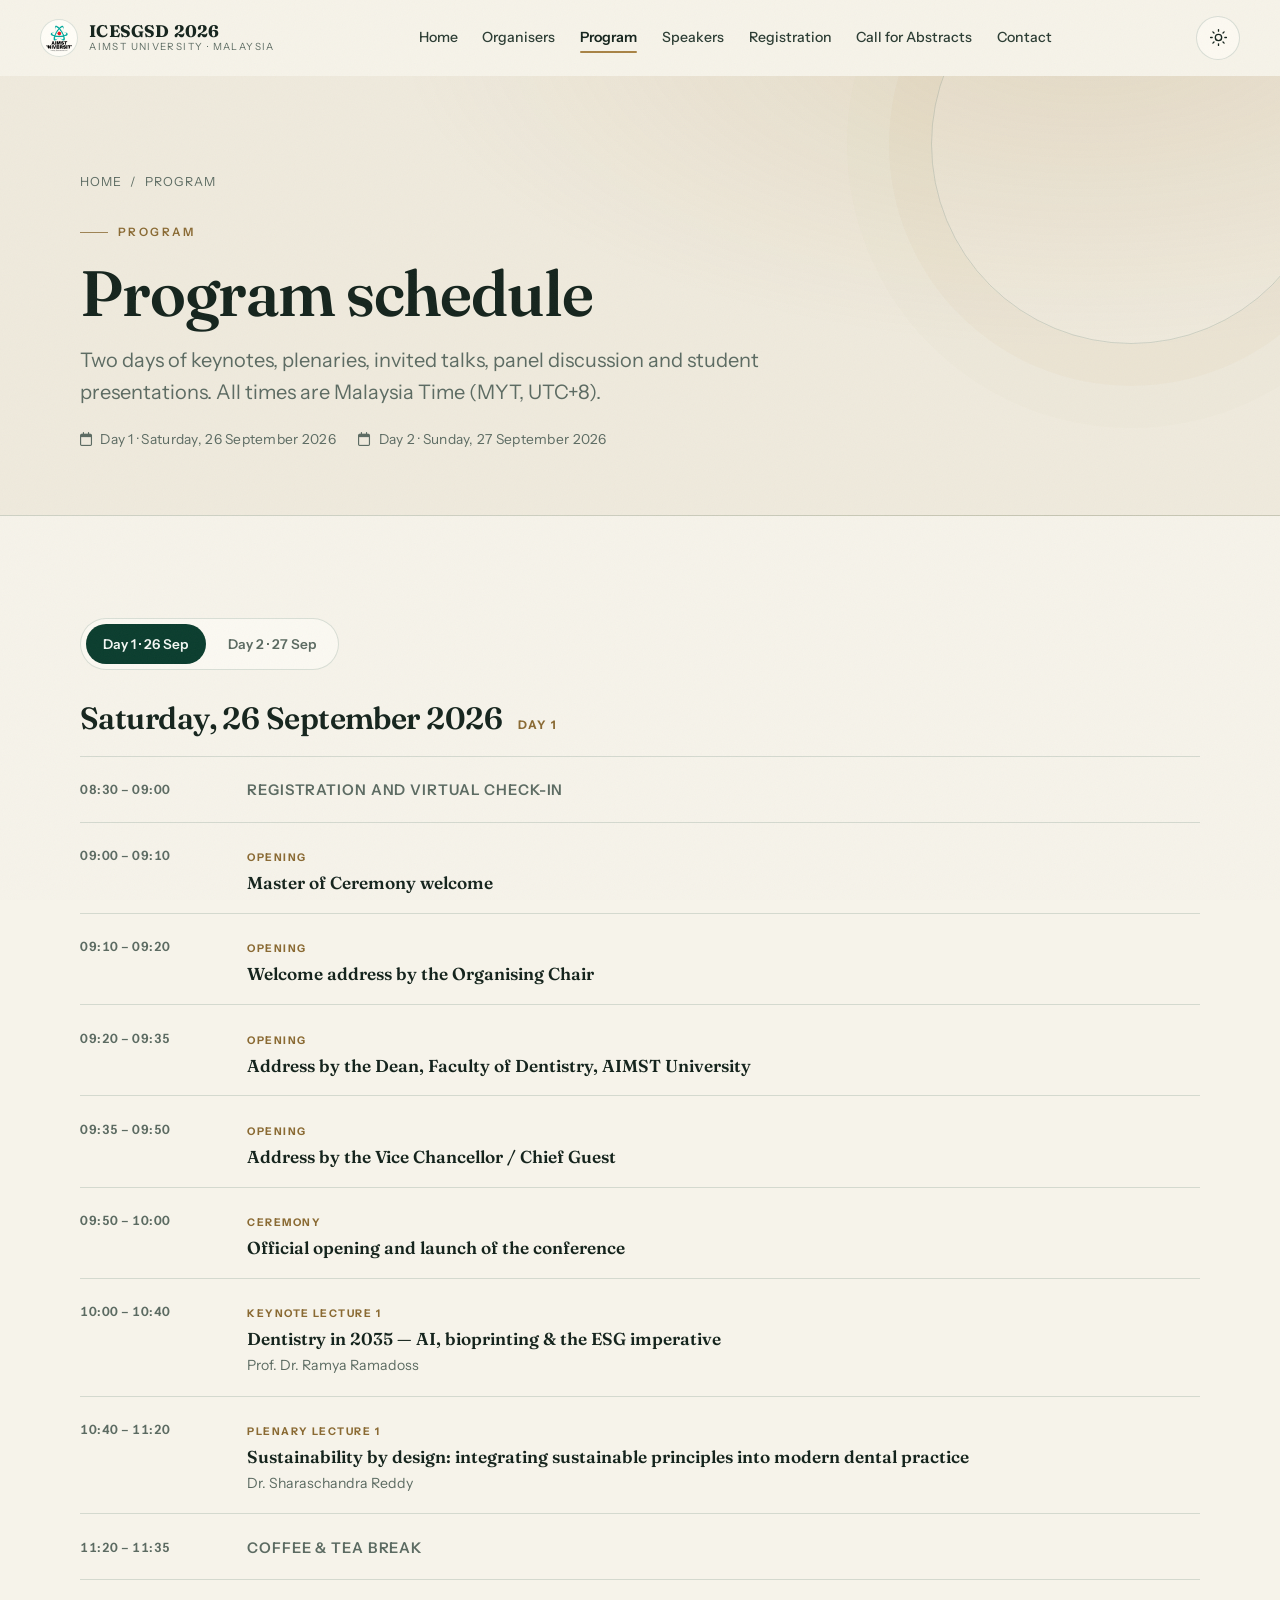
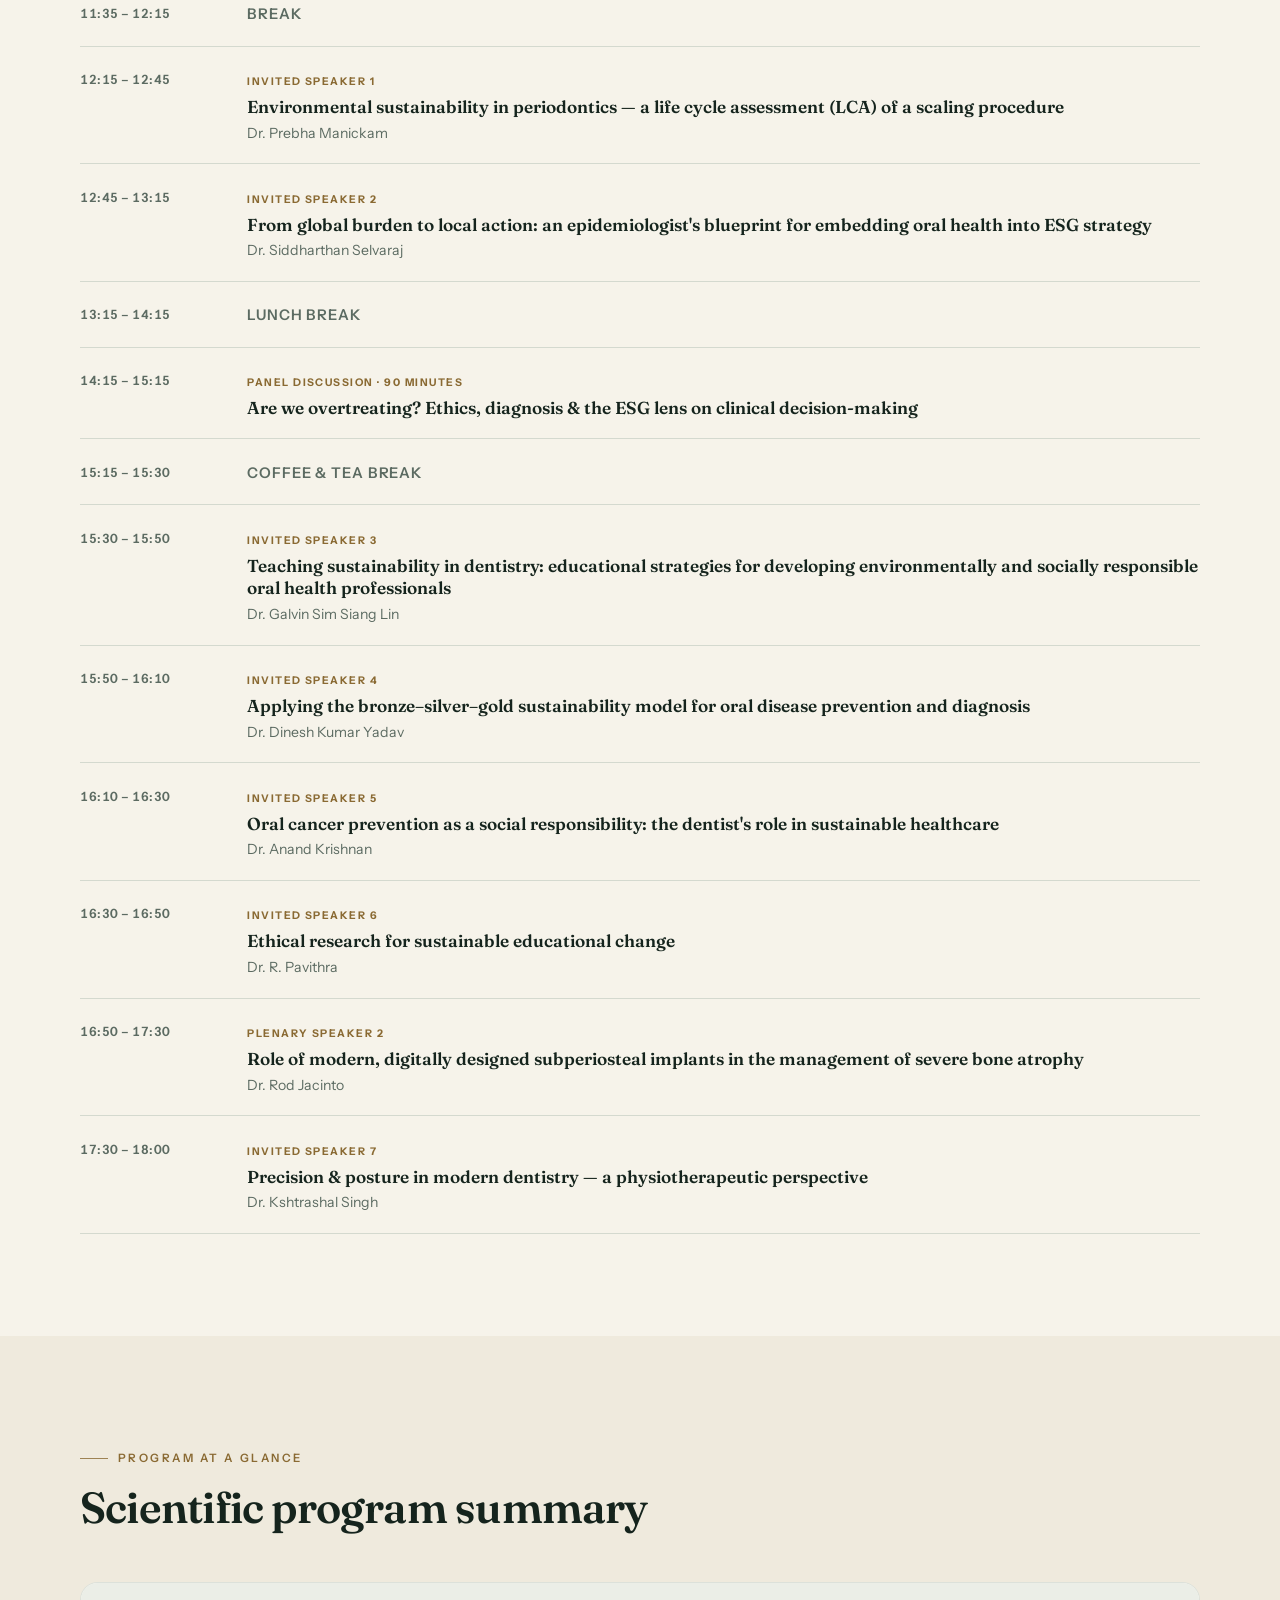
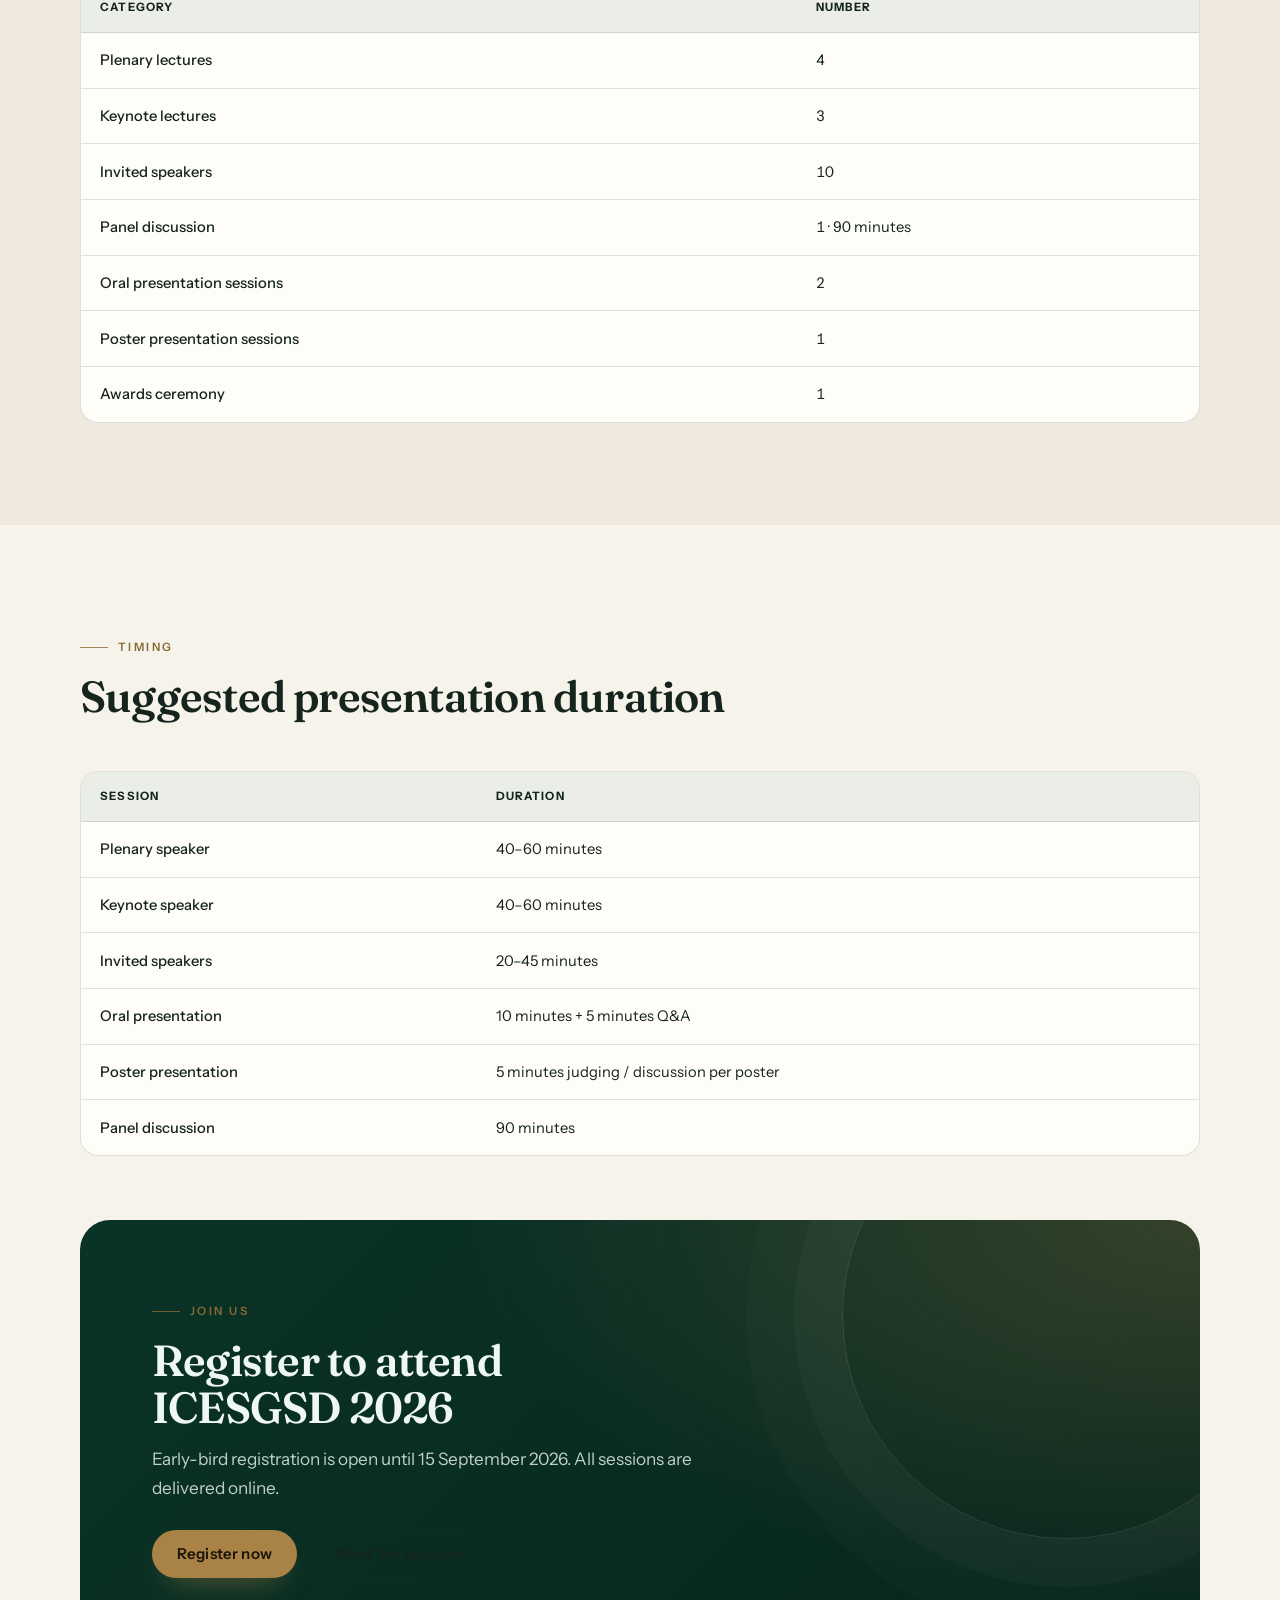
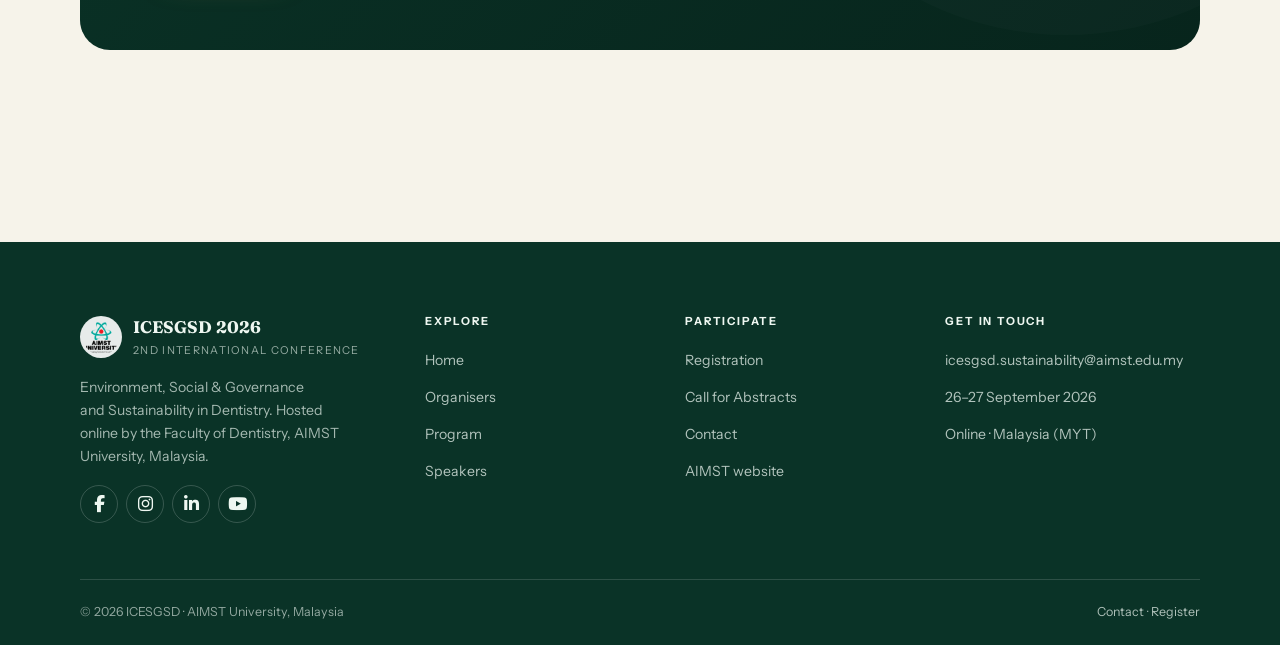
<file: program/index.html>
<!DOCTYPE html>
<html lang="en">

<head>
    <base href="..">
    <meta charset="utf-8">
    <meta name="viewport" content="width=device-width, initial-scale=1">
    <link rel="shortcut icon" type="image/png" href="assets/aimst logo favicon.png">
    <title>Program | 2nd ICESGSD 2026</title>
    <meta name="description" content="Full program schedule for ICESGSD 2026, 26–27 September 2026. Keynotes, plenaries, invited talks, panel discussion and student presentation sessions.">
    <meta name="theme-color" content="#f6f3ea">
    <meta property="og:type" content="website">
    <meta property="og:title" content="Program — 2nd ICESGSD 2026">
    <meta property="og:description" content="Two days of keynotes, plenaries, invited talks and student presentations.">
    <meta property="og:image" content="assets/Untitled.jpg">
    <link rel="preconnect" href="https://fonts.googleapis.com">
    <link rel="preconnect" href="https://fonts.gstatic.com" crossorigin>
    <link href="https://fonts.googleapis.com/css2?family=Fraunces:ital,opsz,wght@0,9..144,400..700;1,9..144,400..700&family=Instrument+Sans:wght@400;500;600;700&display=swap" rel="stylesheet">
    <link rel="stylesheet" href="https://cdnjs.cloudflare.com/ajax/libs/font-awesome/6.4.0/css/all.min.css">
    <link rel="stylesheet" href="assets/main.css">
    <script>
        (function () {
            document.documentElement.classList.add("js");
            try {
                var stored = localStorage.getItem("icesgsd-theme");
                var theme = stored || (window.matchMedia("(prefers-color-scheme: dark)").matches ? "dark" : "light");
                document.documentElement.setAttribute("data-theme", theme);
            } catch (e) {
                document.documentElement.setAttribute("data-theme", "light");
            }
        })();
    </script>
</head>

<body>
    <a class="skip-link" href="#main">Skip to content</a>

    <header class="site-header">
        <div class="header-inner">
            <a class="brand" href="index.html" aria-label="ICESGSD 2026 home">
                <img src="assets/aimst logo.png" alt="AIMST University logo" width="38" height="38">
                <span class="brand-text">
                    <strong>ICESGSD 2026</strong>
                    <small>AIMST University · Malaysia</small>
                </span>
            </a>
            <nav class="site-nav" id="site-nav" aria-label="Primary navigation">
                <ul>
                    <li><a href="index.html">Home</a></li>
                    <li><a href="./organisers/index.html">Organisers</a></li>
                    <li><a class="current" href="./program/index.html" aria-current="page">Program</a></li>
                    <li><a href="./speakers/index.html">Speakers</a></li>
                    <li><a href="./registration/index.html">Registration</a></li>
                    <li><a href="./cab/index.html">Call for Abstracts</a></li>
                    <li><a href="./contact/index.html">Contact</a></li>
                </ul>
            </nav>
            <div class="header-actions">
                <button class="theme-toggle" type="button" aria-label="Switch to dark mode" aria-pressed="false">
                    <svg class="icon-sun" viewBox="0 0 24 24" aria-hidden="true"><circle cx="12" cy="12" r="4"/><path d="M12 2v2M12 20v2M4.9 4.9l1.4 1.4M17.7 17.7l1.4 1.4M2 12h2M20 12h2M4.9 19.1l1.4-1.4M17.7 6.3l1.4-1.4"/></svg>
                    <svg class="icon-moon" viewBox="0 0 24 24" aria-hidden="true"><path d="M21 12.8A8.5 8.5 0 1 1 11.2 3a6.5 6.5 0 0 0 9.8 9.8z"/></svg>
                </button>
                <button class="nav-toggle" type="button" aria-label="Open menu" aria-expanded="false" aria-controls="site-nav">
                    <span></span><span></span><span></span>
                </button>
            </div>
        </div>
    </header>

    <main id="main">
        <section class="page-hero">
            <div class="container">
                <nav class="breadcrumb" aria-label="Breadcrumb"><a href="index.html">Home</a><span>/</span><span>Program</span></nav>
                <span class="eyebrow">Program</span>
                <h1>Program schedule</h1>
                <p class="lead">Two days of keynotes, plenaries, invited talks, panel discussion and student presentations. All times are Malaysia Time (MYT, UTC+8).</p>
                <div class="hero-meta" style="margin-top:1.25rem;color:var(--muted)">
                    <span><i class="fa-regular fa-calendar" aria-hidden="true"></i>Day 1 · Saturday, 26 September 2026</span>
                    <span><i class="fa-regular fa-calendar" aria-hidden="true"></i>Day 2 · Sunday, 27 September 2026</span>
                </div>
            </div>
        </section>

        <section class="section">
            <div class="container" data-tabs>
                <div class="day-tabs" role="tablist" aria-label="Program days">
                    <button class="day-tab" id="tab-day1" role="tab" aria-selected="true" aria-controls="panel-day1" tabindex="0">Day 1 · 26 Sep</button>
                    <button class="day-tab" id="tab-day2" role="tab" aria-selected="false" aria-controls="panel-day2" tabindex="-1">Day 2 · 27 Sep</button>
                </div>

                <div class="day-panel" id="panel-day1" role="tabpanel" aria-labelledby="tab-day1">
                    <div class="schedule-day">
                        <div class="schedule-day-head">
                            <h2>Saturday, 26 September 2026</h2>
                            <span>Day 1</span>
                        </div>
                        <div class="session-list">
                            <div class="session is-break">
                                <div class="session-time">08:30 – 09:00</div>
                                <div class="session-body"><span class="session-title">Registration and virtual check-in</span></div>
                            </div>
                            <div class="session">
                                <div class="session-time">09:00 – 09:10</div>
                                <div class="session-body"><span class="session-kind">Opening</span><div class="session-title">Master of Ceremony welcome</div></div>
                            </div>
                            <div class="session">
                                <div class="session-time">09:10 – 09:20</div>
                                <div class="session-body"><span class="session-kind">Opening</span><div class="session-title">Welcome address by the Organising Chair</div></div>
                            </div>
                            <div class="session">
                                <div class="session-time">09:20 – 09:35</div>
                                <div class="session-body"><span class="session-kind">Opening</span><div class="session-title">Address by the Dean, Faculty of Dentistry, AIMST University</div></div>
                            </div>
                            <div class="session">
                                <div class="session-time">09:35 – 09:50</div>
                                <div class="session-body"><span class="session-kind">Opening</span><div class="session-title">Address by the Vice Chancellor / Chief Guest</div></div>
                            </div>
                            <div class="session">
                                <div class="session-time">09:50 – 10:00</div>
                                <div class="session-body"><span class="session-kind">Ceremony</span><div class="session-title">Official opening and launch of the conference</div></div>
                            </div>
                            <div class="session">
                                <div class="session-time">10:00 – 10:40</div>
                                <div class="session-body">
                                    <span class="session-kind">Keynote lecture 1</span>
                                    <div class="session-title">Dentistry in 2035 — AI, bioprinting &amp; the ESG imperative</div>
                                    <div class="session-speaker">Prof. Dr. Ramya Ramadoss</div>
                                </div>
                            </div>
                            <div class="session">
                                <div class="session-time">10:40 – 11:20</div>
                                <div class="session-body">
                                    <span class="session-kind">Plenary lecture 1</span>
                                    <div class="session-title">Sustainability by design: integrating sustainable principles into modern dental practice</div>
                                    <div class="session-speaker">Dr. Sharaschandra Reddy</div>
                                </div>
                            </div>
                            <div class="session is-break">
                                <div class="session-time">11:20 – 11:35</div>
                                <div class="session-body"><span class="session-title">Coffee &amp; tea break</span></div>
                            </div>
                            <div class="session is-break">
                                <div class="session-time">11:35 – 12:15</div>
                                <div class="session-body"><span class="session-title">Break</span></div>
                            </div>
                            <div class="session">
                                <div class="session-time">12:15 – 12:45</div>
                                <div class="session-body">
                                    <span class="session-kind">Invited speaker 1</span>
                                    <div class="session-title">Environmental sustainability in periodontics — a life cycle assessment (LCA) of a scaling procedure</div>
                                    <div class="session-speaker">Dr. Prebha Manickam</div>
                                </div>
                            </div>
                            <div class="session">
                                <div class="session-time">12:45 – 13:15</div>
                                <div class="session-body">
                                    <span class="session-kind">Invited speaker 2</span>
                                    <div class="session-title">From global burden to local action: an epidemiologist's blueprint for embedding oral health into ESG strategy</div>
                                    <div class="session-speaker">Dr. Siddharthan Selvaraj</div>
                                </div>
                            </div>
                            <div class="session is-break">
                                <div class="session-time">13:15 – 14:15</div>
                                <div class="session-body"><span class="session-title">Lunch break</span></div>
                            </div>
                            <div class="session">
                                <div class="session-time">14:15 – 15:15</div>
                                <div class="session-body">
                                    <span class="session-kind">Panel discussion · 90 minutes</span>
                                    <div class="session-title">Are we overtreating? Ethics, diagnosis &amp; the ESG lens on clinical decision-making</div>
                                </div>
                            </div>
                            <div class="session is-break">
                                <div class="session-time">15:15 – 15:30</div>
                                <div class="session-body"><span class="session-title">Coffee &amp; tea break</span></div>
                            </div>
                            <div class="session">
                                <div class="session-time">15:30 – 15:50</div>
                                <div class="session-body">
                                    <span class="session-kind">Invited speaker 3</span>
                                    <div class="session-title">Teaching sustainability in dentistry: educational strategies for developing environmentally and socially responsible oral health professionals</div>
                                    <div class="session-speaker">Dr. Galvin Sim Siang Lin</div>
                                </div>
                            </div>
                            <div class="session">
                                <div class="session-time">15:50 – 16:10</div>
                                <div class="session-body">
                                    <span class="session-kind">Invited speaker 4</span>
                                    <div class="session-title">Applying the bronze–silver–gold sustainability model for oral disease prevention and diagnosis</div>
                                    <div class="session-speaker">Dr. Dinesh Kumar Yadav</div>
                                </div>
                            </div>
                            <div class="session">
                                <div class="session-time">16:10 – 16:30</div>
                                <div class="session-body">
                                    <span class="session-kind">Invited speaker 5</span>
                                    <div class="session-title">Oral cancer prevention as a social responsibility: the dentist's role in sustainable healthcare</div>
                                    <div class="session-speaker">Dr. Anand Krishnan</div>
                                </div>
                            </div>
                            <div class="session">
                                <div class="session-time">16:30 – 16:50</div>
                                <div class="session-body">
                                    <span class="session-kind">Invited speaker 6</span>
                                    <div class="session-title">Ethical research for sustainable educational change</div>
                                    <div class="session-speaker">Dr. R. Pavithra</div>
                                </div>
                            </div>
                            <div class="session">
                                <div class="session-time">16:50 – 17:30</div>
                                <div class="session-body">
                                    <span class="session-kind">Plenary speaker 2</span>
                                    <div class="session-title">Role of modern, digitally designed subperiosteal implants in the management of severe bone atrophy</div>
                                    <div class="session-speaker">Dr. Rod Jacinto</div>
                                </div>
                            </div>
                            <div class="session">
                                <div class="session-time">17:30 – 18:00</div>
                                <div class="session-body">
                                    <span class="session-kind">Invited speaker 7</span>
                                    <div class="session-title">Precision &amp; posture in modern dentistry — a physiotherapeutic perspective</div>
                                    <div class="session-speaker">Dr. Kshtrashal Singh</div>
                                </div>
                            </div>
                        </div>
                    </div>
                </div>

                <div class="day-panel" id="panel-day2" role="tabpanel" aria-labelledby="tab-day2" hidden>
                    <div class="schedule-day">
                        <div class="schedule-day-head">
                            <h2>Sunday, 27 September 2026</h2>
                            <span>Day 2</span>
                        </div>
                        <div class="session-list">
                            <div class="session is-break">
                                <div class="session-time">08:30 – 09:00</div>
                                <div class="session-body"><span class="session-title">Registration</span></div>
                            </div>
                            <div class="session">
                                <div class="session-time">09:00 – 09:40</div>
                                <div class="session-body">
                                    <span class="session-kind">Plenary speaker 3</span>
                                    <div class="session-title">Lifetime sustainability in esthetic zone tooth replacement: clinical realities and the biomechanical validation of monolithic HA/APSI implant design</div>
                                    <div class="session-speaker">Dr. Norman Kwan</div>
                                </div>
                            </div>
                            <div class="session">
                                <div class="session-time">09:40 – 10:20</div>
                                <div class="session-body">
                                    <span class="session-kind">Plenary speaker 4</span>
                                    <div class="session-title">Digital determinants of health: implications for equity and sustainable healthcare</div>
                                    <div class="session-speaker">Dr. Swathi Ramachandran</div>
                                </div>
                            </div>
                            <div class="session is-break">
                                <div class="session-time">10:20 – 10:35</div>
                                <div class="session-body"><span class="session-title">Coffee &amp; tea break</span></div>
                            </div>
                            <div class="session">
                                <div class="session-time">10:35 – 11:15</div>
                                <div class="session-body">
                                    <span class="session-kind">Keynote lecture 3</span>
                                    <div class="session-title">ESG in global healthcare: lessons for dentistry</div>
                                    <div class="session-speaker">Dr. Uma Revathi Gopalakrishnan</div>
                                </div>
                            </div>
                            <div class="session">
                                <div class="session-time">11:15 – 11:45</div>
                                <div class="session-body">
                                    <span class="session-kind">Invited speaker 6</span>
                                    <div class="session-title">Reimagining geriatric dentistry for sustainable oral healthcare — an ESG perspective</div>
                                    <div class="session-speaker">Dr. Rahmath Shameem S</div>
                                </div>
                            </div>
                            <div class="session">
                                <div class="session-time">11:45 – 12:15</div>
                                <div class="session-body">
                                    <span class="session-kind">Invited speaker 7</span>
                                    <div class="session-title">Oral health-related quality of life through the lens of environmental and social inequities</div>
                                    <div class="session-speaker">Dr. Anusha Divvi</div>
                                </div>
                            </div>
                            <div class="session">
                                <div class="session-time">12:15 – 12:45</div>
                                <div class="session-body">
                                    <span class="session-kind">Invited speaker 8</span>
                                    <div class="session-title">Clinical perspectives of aesthetic restorative materials</div>
                                    <div class="session-speaker">Dr. R. Ajay</div>
                                </div>
                            </div>
                            <div class="session is-break">
                                <div class="session-time">12:45 – 13:45</div>
                                <div class="session-body"><span class="session-title">Lunch break</span></div>
                            </div>
                            <div class="session">
                                <div class="session-time">13:45 – 14:05</div>
                                <div class="session-body">
                                    <span class="session-kind">Invited speaker 9</span>
                                    <div class="session-title">Sustainable pediatric oral healthcare through minimal intervention</div>
                                    <div class="session-speaker">Dr. M. Kamatchi</div>
                                </div>
                            </div>
                            <div class="session">
                                <div class="session-time">14:05 – 14:25</div>
                                <div class="session-body">
                                    <span class="session-kind">Invited speaker 10</span>
                                    <div class="session-title">Single-visit success formula for apical periodontitis: an evidence-based endodontic perspective</div>
                                    <div class="session-speaker">Dr. Vigneshwari S</div>
                                </div>
                            </div>
                            <div class="session">
                                <div class="session-time">14:25 – 14:45</div>
                                <div class="session-body">
                                    <span class="session-kind">Invited speaker 11</span>
                                    <div class="session-title">Sustainable oral and maxillofacial surgery: integrating innovation, digital technologies and ESG principles</div>
                                    <div class="session-speaker">Dr. Lokesh Chandra</div>
                                </div>
                            </div>
                            <div class="session">
                                <div class="session-time">14:30 – 15:30</div>
                                <div class="session-body">
                                    <span class="session-kind">Parallel sessions</span>
                                    <div class="session-title">Parallel oral presentation session 2 (6–8 presentations)</div>
                                    <div class="session-topic">Poster presentation &amp; judging running as a parallel session.</div>
                                </div>
                            </div>
                            <div class="session is-break">
                                <div class="session-time">15:30 – 15:45</div>
                                <div class="session-body"><span class="session-title">Coffee &amp; tea break</span></div>
                            </div>
                            <div class="session">
                                <div class="session-time">15:45 – 16:15</div>
                                <div class="session-body">
                                    <span class="session-kind">Showcase</span>
                                    <div class="session-title">Best oral presentation showcase (top 3 presentations, optional)</div>
                                </div>
                            </div>
                            <div class="session">
                                <div class="session-time">16:15 – 16:45</div>
                                <div class="session-body"><span class="session-kind">Closing</span><div class="session-title">Conference summary &amp; future collaborations</div></div>
                            </div>
                            <div class="session">
                                <div class="session-time">16:45 – 17:15</div>
                                <div class="session-body"><span class="session-kind">Ceremony</span><div class="session-title">Awards ceremony</div></div>
                            </div>
                            <div class="session">
                                <div class="session-time">17:15 – 17:30</div>
                                <div class="session-body"><span class="session-kind">Closing</span><div class="session-title">Vote of thanks</div></div>
                            </div>
                            <div class="session">
                                <div class="session-time">17:30</div>
                                <div class="session-body"><span class="session-kind">Closing</span><div class="session-title">Closing ceremony</div></div>
                            </div>
                        </div>
                    </div>
                </div>
            </div>
        </section>

        <section class="section section--alt">
            <div class="container">
                <div class="section-head reveal">
                    <span class="eyebrow">Program at a glance</span>
                    <h2>Scientific program summary</h2>
                </div>
                <div class="table-wrap reveal" style="--delay:80ms">
                    <table class="data-table">
                        <thead>
                            <tr><th scope="col">Category</th><th scope="col">Number</th></tr>
                        </thead>
                        <tbody>
                            <tr><td>Plenary lectures</td><td class="num">4</td></tr>
                            <tr><td>Keynote lectures</td><td class="num">3</td></tr>
                            <tr><td>Invited speakers</td><td class="num">10</td></tr>
                            <tr><td>Panel discussion</td><td class="num">1 · 90 minutes</td></tr>
                            <tr><td>Oral presentation sessions</td><td class="num">2</td></tr>
                            <tr><td>Poster presentation sessions</td><td class="num">1</td></tr>
                            <tr><td>Awards ceremony</td><td class="num">1</td></tr>
                        </tbody>
                    </table>
                </div>
            </div>
        </section>

        <section class="section">
            <div class="container">
                <div class="section-head reveal">
                    <span class="eyebrow">Timing</span>
                    <h2>Suggested presentation duration</h2>
                </div>
                <div class="table-wrap reveal" style="--delay:80ms">
                    <table class="data-table">
                        <thead>
                            <tr><th scope="col">Session</th><th scope="col">Duration</th></tr>
                        </thead>
                        <tbody>
                            <tr><td>Plenary speaker</td><td>40–60 minutes</td></tr>
                            <tr><td>Keynote speaker</td><td>40–60 minutes</td></tr>
                            <tr><td>Invited speakers</td><td>20–45 minutes</td></tr>
                            <tr><td>Oral presentation</td><td>10 minutes + 5 minutes Q&amp;A</td></tr>
                            <tr><td>Poster presentation</td><td>5 minutes judging / discussion per poster</td></tr>
                            <tr><td>Panel discussion</td><td>90 minutes</td></tr>
                        </tbody>
                    </table>
                </div>

                <div class="cta-band reveal" style="margin-top:clamp(2.5rem,5vw,4rem)">
                    <span class="eyebrow">Join us</span>
                    <h2>Register to attend ICESGSD 2026</h2>
                    <p>Early-bird registration is open until 15 September 2026. All sessions are delivered online.</p>
                    <div class="cta-actions">
                        <a class="btn btn--accent" href="./registration/index.html">Register now</a>
                        <a class="btn btn--ghost" href="./speakers/index.html">Meet the speakers</a>
                    </div>
                </div>
            </div>
        </section>
    </main>

    <footer class="site-footer">
        <div class="container">
            <div class="footer-grid">
                <div>
                    <a class="footer-brand" href="index.html">
                        <img src="assets/aimst logo.png" alt="AIMST University logo" width="42" height="42">
                        <div>
                            <strong>ICESGSD 2026</strong>
                            <span>2nd International Conference</span>
                        </div>
                    </a>
                    <p>Environment, Social &amp; Governance and Sustainability in Dentistry. Hosted online by the Faculty of Dentistry, AIMST University, Malaysia.</p>
                    <div class="footer-social">
                        <a href="https://www.facebook.com/aimst2u/" target="_blank" rel="noopener" aria-label="AIMST University on Facebook"><i class="fa-brands fa-facebook-f" aria-hidden="true"></i></a>
                        <a href="https://www.instagram.com/aimstuniversity/" target="_blank" rel="noopener" aria-label="AIMST University on Instagram"><i class="fa-brands fa-instagram" aria-hidden="true"></i></a>
                        <a href="https://my.linkedin.com/school/aimst-university2001/" target="_blank" rel="noopener" aria-label="AIMST University on LinkedIn"><i class="fa-brands fa-linkedin-in" aria-hidden="true"></i></a>
                        <a href="https://www.youtube.com/@aimstuniversityaimst2u" target="_blank" rel="noopener" aria-label="AIMST University on YouTube"><i class="fa-brands fa-youtube" aria-hidden="true"></i></a>
                    </div>
                </div>
                <div class="footer-col">
                    <h4>Explore</h4>
                    <ul>
                        <li><a href="index.html">Home</a></li>
                        <li><a href="./organisers/index.html">Organisers</a></li>
                        <li><a href="./program/index.html">Program</a></li>
                        <li><a href="./speakers/index.html">Speakers</a></li>
                    </ul>
                </div>
                <div class="footer-col">
                    <h4>Participate</h4>
                    <ul>
                        <li><a href="./registration/index.html">Registration</a></li>
                        <li><a href="./cab/index.html">Call for Abstracts</a></li>
                        <li><a href="./contact/index.html">Contact</a></li>
                        <li><a href="https://www.aimst.edu.my/" target="_blank" rel="noopener">AIMST website</a></li>
                    </ul>
                </div>
                <div class="footer-col footer-col--contact">
                    <h4>Get in touch</h4>
                    <ul>
                        <li><a href="mailto:icesgsd.sustainability@aimst.edu.my">icesgsd.sustainability@aimst.edu.my</a></li>
                        <li><span>26–27 September 2026</span></li>
                        <li><span>Online · Malaysia (MYT)</span></li>
                    </ul>
                </div>
            </div>
            <div class="footer-bottom">
                <span>© 2026 ICESGSD · AIMST University, Malaysia</span>
                <span><a href="./contact/index.html">Contact</a> · <a href="./registration/index.html">Register</a></span>
            </div>
        </div>
    </footer>

    <script src="assets/theme.js" defer></script>
</body>

</html>
</file>
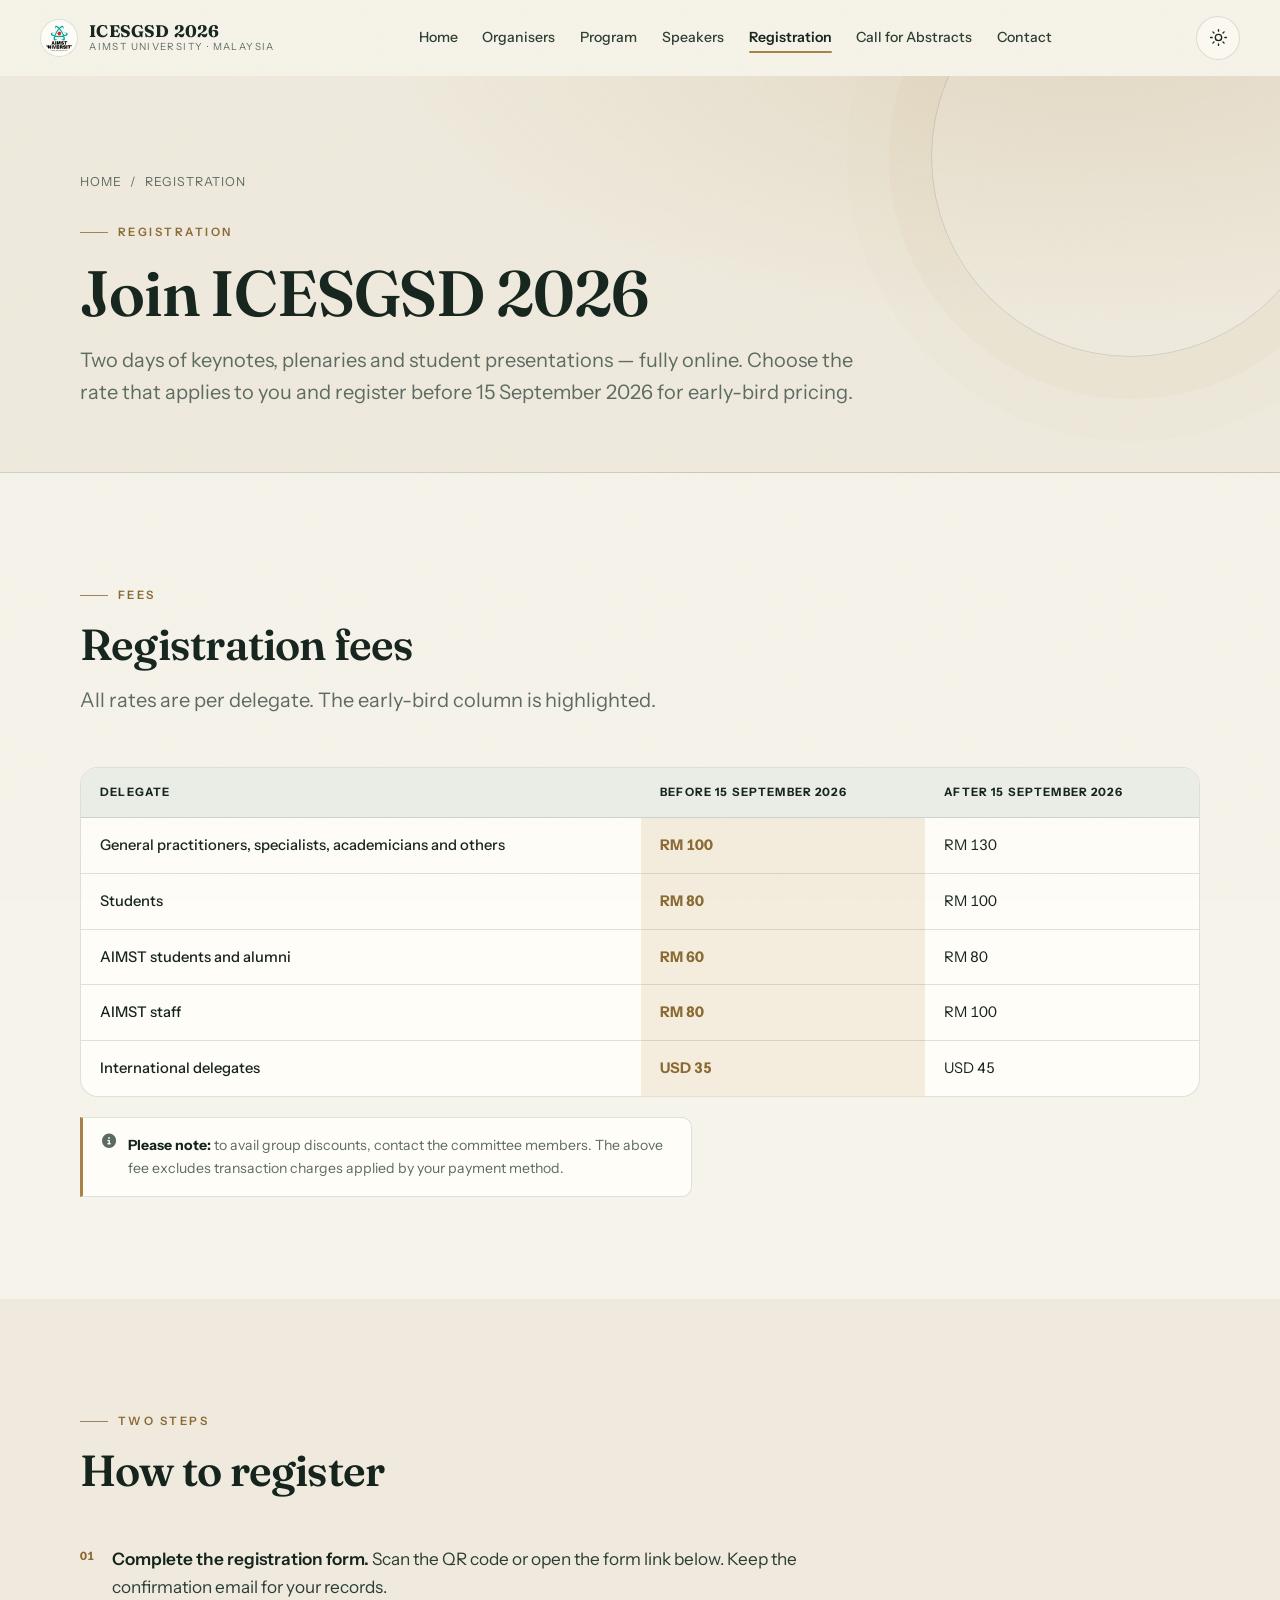
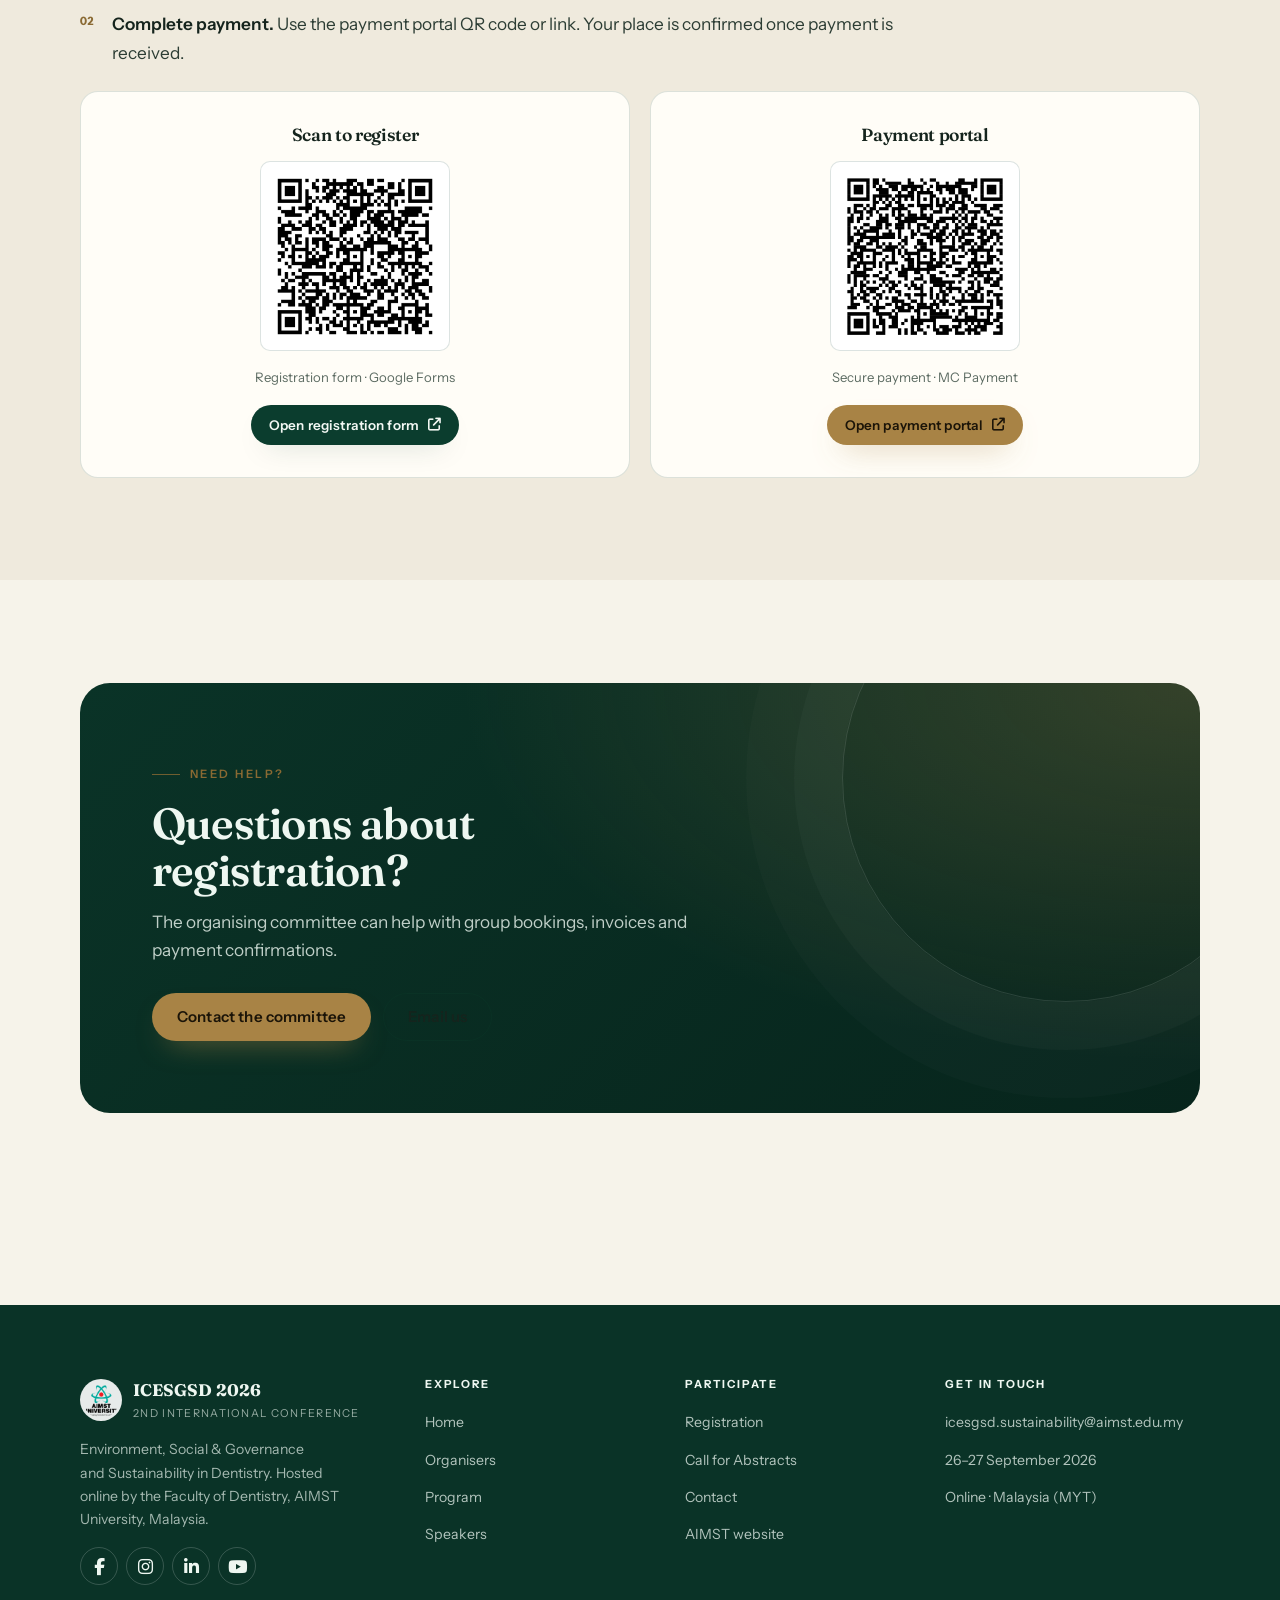
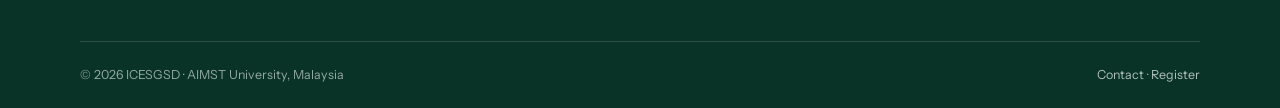
<file: registration/index.html>
<!DOCTYPE html>
<html lang="en">

<head>
    <base href="..">
    <meta charset="utf-8">
    <meta name="viewport" content="width=device-width, initial-scale=1">
    <link rel="shortcut icon" type="image/png" href="assets/aimst logo favicon.png">
    <title>Registration | 2nd ICESGSD 2026</title>
    <meta name="description" content="Registration fees, deadlines and payment details for the 2nd International Conference on ESG and Sustainability in Dentistry, 26–27 September 2026.">
    <meta name="theme-color" content="#f6f3ea">
    <meta property="og:type" content="website">
    <meta property="og:title" content="Registration — 2nd ICESGSD 2026">
    <meta property="og:description" content="Early-bird registration is open until 15 September 2026. Special rates for students, AIMST alumni and staff.">
    <meta property="og:image" content="assets/Untitled.jpg">
    <link rel="preconnect" href="https://fonts.googleapis.com">
    <link rel="preconnect" href="https://fonts.gstatic.com" crossorigin>
    <link href="https://fonts.googleapis.com/css2?family=Fraunces:ital,opsz,wght@0,9..144,400..700;1,9..144,400..700&family=Instrument+Sans:wght@400;500;600;700&display=swap" rel="stylesheet">
    <link rel="stylesheet" href="https://cdnjs.cloudflare.com/ajax/libs/font-awesome/6.4.0/css/all.min.css">
    <link rel="stylesheet" href="assets/main.css">
    <script>
        (function () {
            document.documentElement.classList.add("js");
            try {
                var stored = localStorage.getItem("icesgsd-theme");
                var theme = stored || (window.matchMedia("(prefers-color-scheme: dark)").matches ? "dark" : "light");
                document.documentElement.setAttribute("data-theme", theme);
            } catch (e) {
                document.documentElement.setAttribute("data-theme", "light");
            }
        })();
    </script>
</head>

<body>
    <a class="skip-link" href="#main">Skip to content</a>

    <header class="site-header">
        <div class="header-inner">
            <a class="brand" href="index.html" aria-label="ICESGSD 2026 home">
                <img src="assets/aimst logo.png" alt="AIMST University logo" width="38" height="38">
                <span class="brand-text">
                    <strong>ICESGSD 2026</strong>
                    <small>AIMST University · Malaysia</small>
                </span>
            </a>
            <nav class="site-nav" id="site-nav" aria-label="Primary navigation">
                <ul>
                    <li><a href="index.html">Home</a></li>
                    <li><a href="./organisers/index.html">Organisers</a></li>
                    <li><a href="./program/index.html">Program</a></li>
                    <li><a href="./speakers/index.html">Speakers</a></li>
                    <li><a class="current" href="./registration/index.html" aria-current="page">Registration</a></li>
                    <li><a href="./cab/index.html">Call for Abstracts</a></li>
                    <li><a href="./contact/index.html">Contact</a></li>
                </ul>
            </nav>
            <div class="header-actions">
                <button class="theme-toggle" type="button" aria-label="Switch to dark mode" aria-pressed="false">
                    <svg class="icon-sun" viewBox="0 0 24 24" aria-hidden="true"><circle cx="12" cy="12" r="4"/><path d="M12 2v2M12 20v2M4.9 4.9l1.4 1.4M17.7 17.7l1.4 1.4M2 12h2M20 12h2M4.9 19.1l1.4-1.4M17.7 6.3l1.4-1.4"/></svg>
                    <svg class="icon-moon" viewBox="0 0 24 24" aria-hidden="true"><path d="M21 12.8A8.5 8.5 0 1 1 11.2 3a6.5 6.5 0 0 0 9.8 9.8z"/></svg>
                </button>
                <button class="nav-toggle" type="button" aria-label="Open menu" aria-expanded="false" aria-controls="site-nav">
                    <span></span><span></span><span></span>
                </button>
            </div>
        </div>
    </header>

    <main id="main">
        <section class="page-hero">
            <div class="container">
                <nav class="breadcrumb" aria-label="Breadcrumb"><a href="index.html">Home</a><span>/</span><span>Registration</span></nav>
                <span class="eyebrow">Registration</span>
                <h1>Join ICESGSD 2026</h1>
                <p class="lead">Two days of keynotes, plenaries and student presentations — fully online. Choose the rate that applies to you and register before 15 September 2026 for early-bird pricing.</p>
            </div>
        </section>

        <section class="section">
            <div class="container">
                <div class="section-head reveal">
                    <span class="eyebrow">Fees</span>
                    <h2>Registration fees</h2>
                    <p class="lead" style="margin-top:1rem">All rates are per delegate. The early-bird column is highlighted.</p>
                </div>

                <div class="table-wrap reveal" style="--delay:80ms">
                    <table class="data-table">
                        <thead>
                            <tr>
                                <th scope="col">Delegate</th>
                                <th scope="col">Before 15 September 2026</th>
                                <th scope="col">After 15 September 2026</th>
                            </tr>
                        </thead>
                        <tbody>
                            <tr>
                                <td>General practitioners, specialists, academicians and others</td>
                                <td class="num highlight">RM 100</td>
                                <td class="num">RM 130</td>
                            </tr>
                            <tr>
                                <td>Students</td>
                                <td class="num highlight">RM 80</td>
                                <td class="num">RM 100</td>
                            </tr>
                            <tr>
                                <td>AIMST students and alumni</td>
                                <td class="num highlight">RM 60</td>
                                <td class="num">RM 80</td>
                            </tr>
                            <tr>
                                <td>AIMST staff</td>
                                <td class="num highlight">RM 80</td>
                                <td class="num">RM 100</td>
                            </tr>
                            <tr>
                                <td>International delegates</td>
                                <td class="num highlight">USD 35</td>
                                <td class="num">USD 45</td>
                            </tr>
                        </tbody>
                    </table>
                </div>

                <p class="note reveal"><i class="fa-solid fa-circle-info" aria-hidden="true"></i><span><strong>Please note:</strong> to avail group discounts, contact the committee members. The above fee excludes transaction charges applied by your payment method.</span></p>
            </div>
        </section>

        <section class="section section--alt">
            <div class="container">
                <div class="section-head reveal">
                    <span class="eyebrow">Two steps</span>
                    <h2>How to register</h2>
                </div>
                <div class="prose reveal" style="--delay:80ms">
                    <ol>
                        <li><strong>Complete the registration form.</strong> Scan the QR code or open the form link below. Keep the confirmation email for your records.</li>
                        <li><strong>Complete payment.</strong> Use the payment portal QR code or link. Your place is confirmed once payment is received.</li>
                    </ol>
                </div>

                <div class="qr-grid">
                    <article class="qr-card reveal">
                        <h3>Scan to register</h3>
                        <img src="assets/register.png" alt="QR code linking to the ICESGSD 2026 registration form" width="190" height="190" loading="lazy" decoding="async">
                        <p>Registration form · Google Forms</p>
                        <a class="btn btn--primary btn--small" href="https://docs.google.com/forms/d/e/1FAIpQLSfdZ6fdMazcZ0MBY8ho8vebx5OUgsf7TGProZLQU_t_mL-uKw/viewform?usp=header" target="_blank" rel="noopener">Open registration form <i class="fa-solid fa-arrow-up-right-from-square" aria-hidden="true"></i></a>
                    </article>
                    <article class="qr-card reveal" style="--delay:100ms">
                        <h3>Payment portal</h3>
                        <img src="assets/QrCodeImage-payment.png" alt="QR code linking to the ICESGSD 2026 payment portal" width="190" height="190" loading="lazy" decoding="async">
                        <p>Secure payment · MC Payment</p>
                        <a class="btn btn--accent btn--small" href="https://map.mcpayment.net/qrpay/pay/a87d6692-0dab-484e-9988-45f43254d22d" target="_blank" rel="noopener">Open payment portal <i class="fa-solid fa-arrow-up-right-from-square" aria-hidden="true"></i></a>
                    </article>
                </div>
            </div>
        </section>

        <section class="section">
            <div class="container">
                <div class="cta-band reveal">
                    <span class="eyebrow">Need help?</span>
                    <h2>Questions about registration?</h2>
                    <p>The organising committee can help with group bookings, invoices and payment confirmations.</p>
                    <div class="cta-actions">
                        <a class="btn btn--accent" href="./contact/index.html">Contact the committee</a>
                        <a class="btn btn--ghost" href="mailto:icesgsd.sustainability@aimst.edu.my">Email us</a>
                    </div>
                </div>
            </div>
        </section>
    </main>

    <footer class="site-footer">
        <div class="container">
            <div class="footer-grid">
                <div>
                    <a class="footer-brand" href="index.html">
                        <img src="assets/aimst logo.png" alt="AIMST University logo" width="42" height="42">
                        <div>
                            <strong>ICESGSD 2026</strong>
                            <span>2nd International Conference</span>
                        </div>
                    </a>
                    <p>Environment, Social &amp; Governance and Sustainability in Dentistry. Hosted online by the Faculty of Dentistry, AIMST University, Malaysia.</p>
                    <div class="footer-social">
                        <a href="https://www.facebook.com/aimst2u/" target="_blank" rel="noopener" aria-label="AIMST University on Facebook"><i class="fa-brands fa-facebook-f" aria-hidden="true"></i></a>
                        <a href="https://www.instagram.com/aimstuniversity/" target="_blank" rel="noopener" aria-label="AIMST University on Instagram"><i class="fa-brands fa-instagram" aria-hidden="true"></i></a>
                        <a href="https://my.linkedin.com/school/aimst-university2001/" target="_blank" rel="noopener" aria-label="AIMST University on LinkedIn"><i class="fa-brands fa-linkedin-in" aria-hidden="true"></i></a>
                        <a href="https://www.youtube.com/@aimstuniversityaimst2u" target="_blank" rel="noopener" aria-label="AIMST University on YouTube"><i class="fa-brands fa-youtube" aria-hidden="true"></i></a>
                    </div>
                </div>
                <div class="footer-col">
                    <h4>Explore</h4>
                    <ul>
                        <li><a href="index.html">Home</a></li>
                        <li><a href="./organisers/index.html">Organisers</a></li>
                        <li><a href="./program/index.html">Program</a></li>
                        <li><a href="./speakers/index.html">Speakers</a></li>
                    </ul>
                </div>
                <div class="footer-col">
                    <h4>Participate</h4>
                    <ul>
                        <li><a href="./registration/index.html">Registration</a></li>
                        <li><a href="./cab/index.html">Call for Abstracts</a></li>
                        <li><a href="./contact/index.html">Contact</a></li>
                        <li><a href="https://www.aimst.edu.my/" target="_blank" rel="noopener">AIMST website</a></li>
                    </ul>
                </div>
                <div class="footer-col footer-col--contact">
                    <h4>Get in touch</h4>
                    <ul>
                        <li><a href="mailto:icesgsd.sustainability@aimst.edu.my">icesgsd.sustainability@aimst.edu.my</a></li>
                        <li><span>26–27 September 2026</span></li>
                        <li><span>Online · Malaysia (MYT)</span></li>
                    </ul>
                </div>
            </div>
            <div class="footer-bottom">
                <span>© 2026 ICESGSD · AIMST University, Malaysia</span>
                <span><a href="./contact/index.html">Contact</a> · <a href="./registration/index.html">Register</a></span>
            </div>
        </div>
    </footer>

    <script src="assets/theme.js" defer></script>
</body>

</html>
</file>
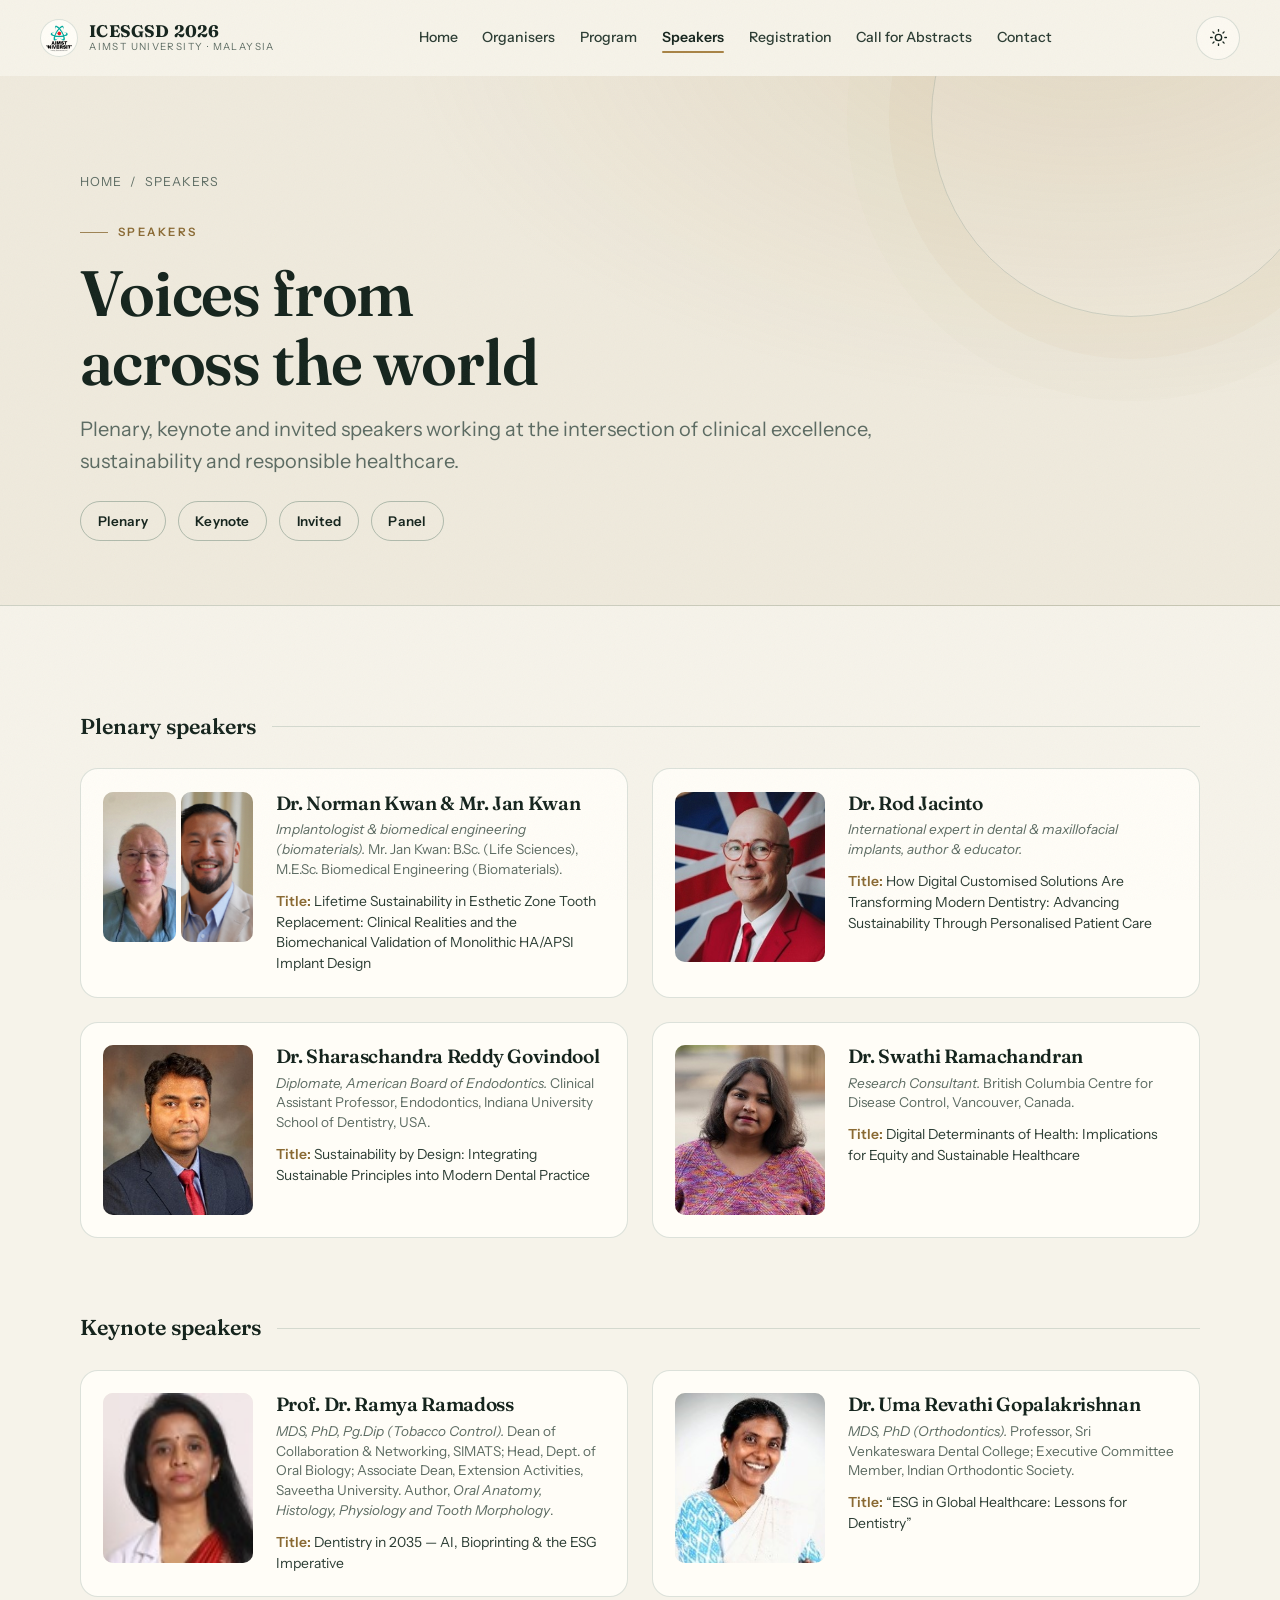
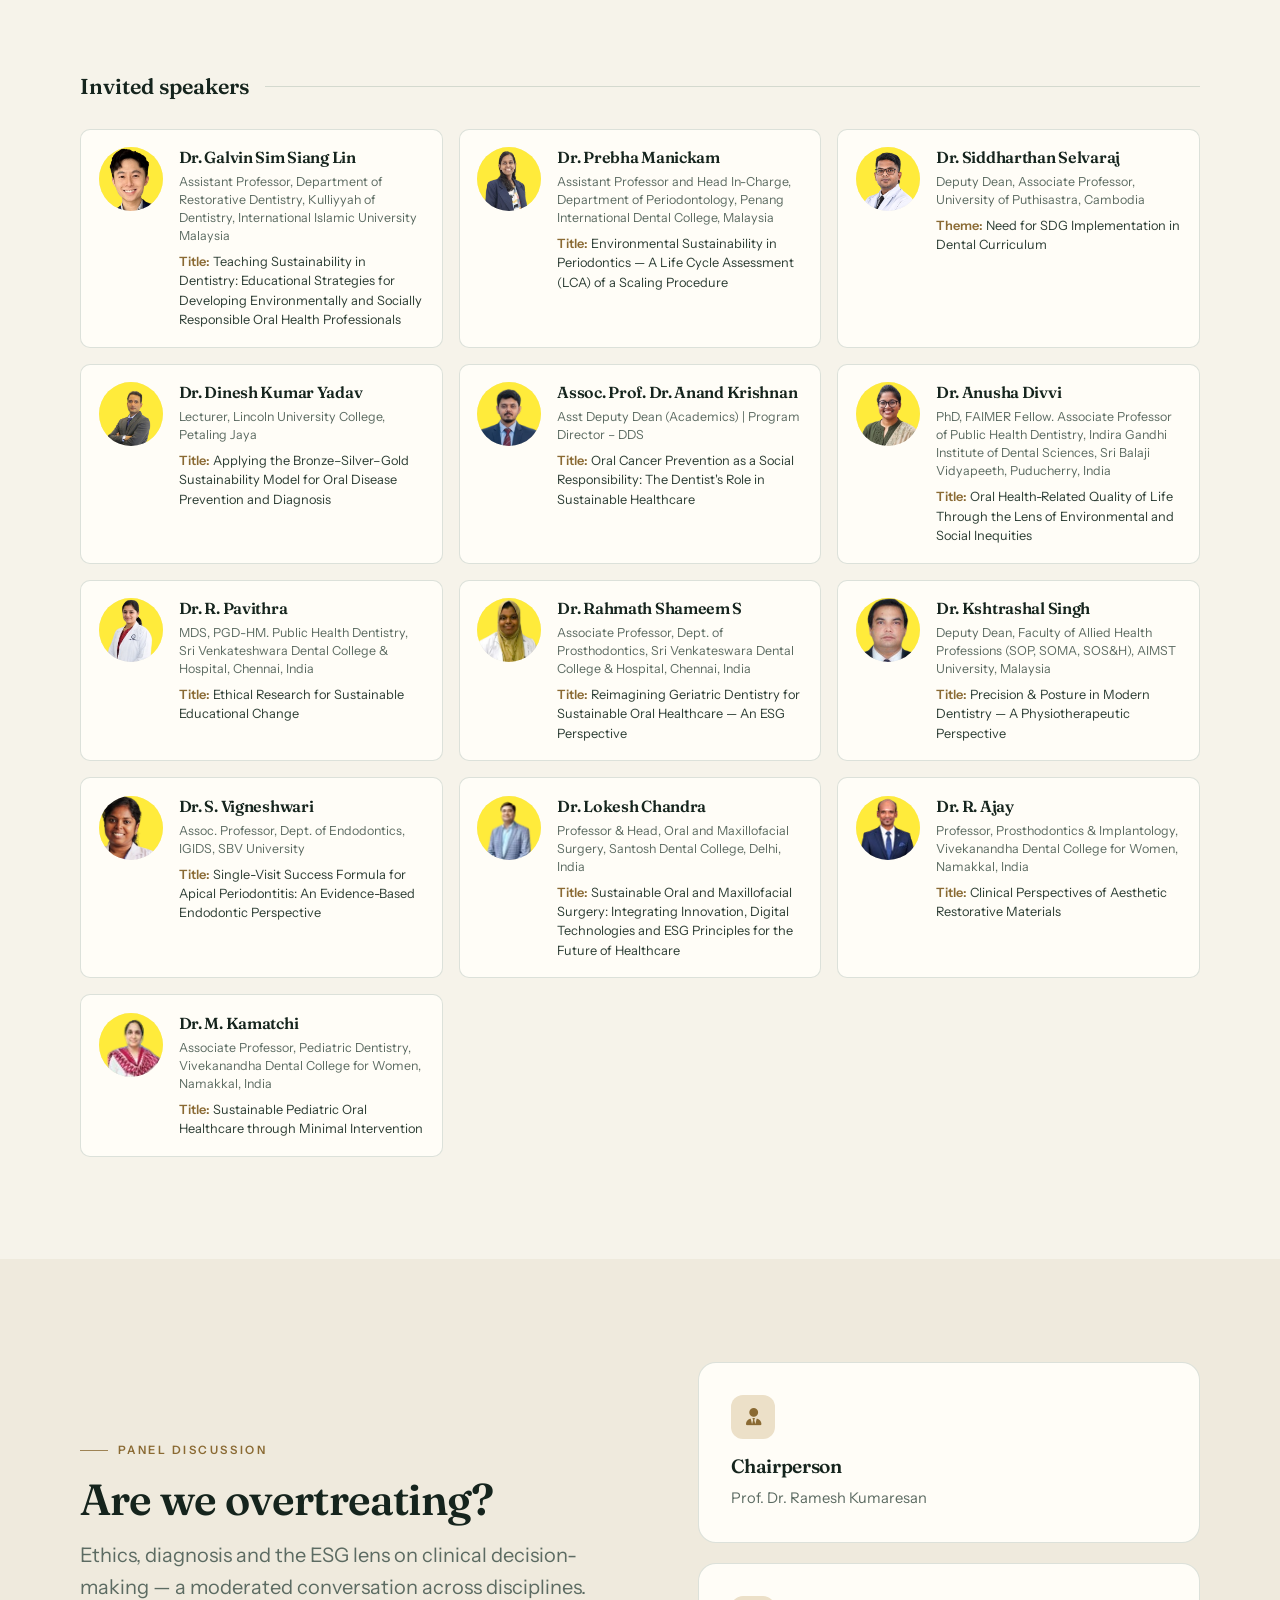
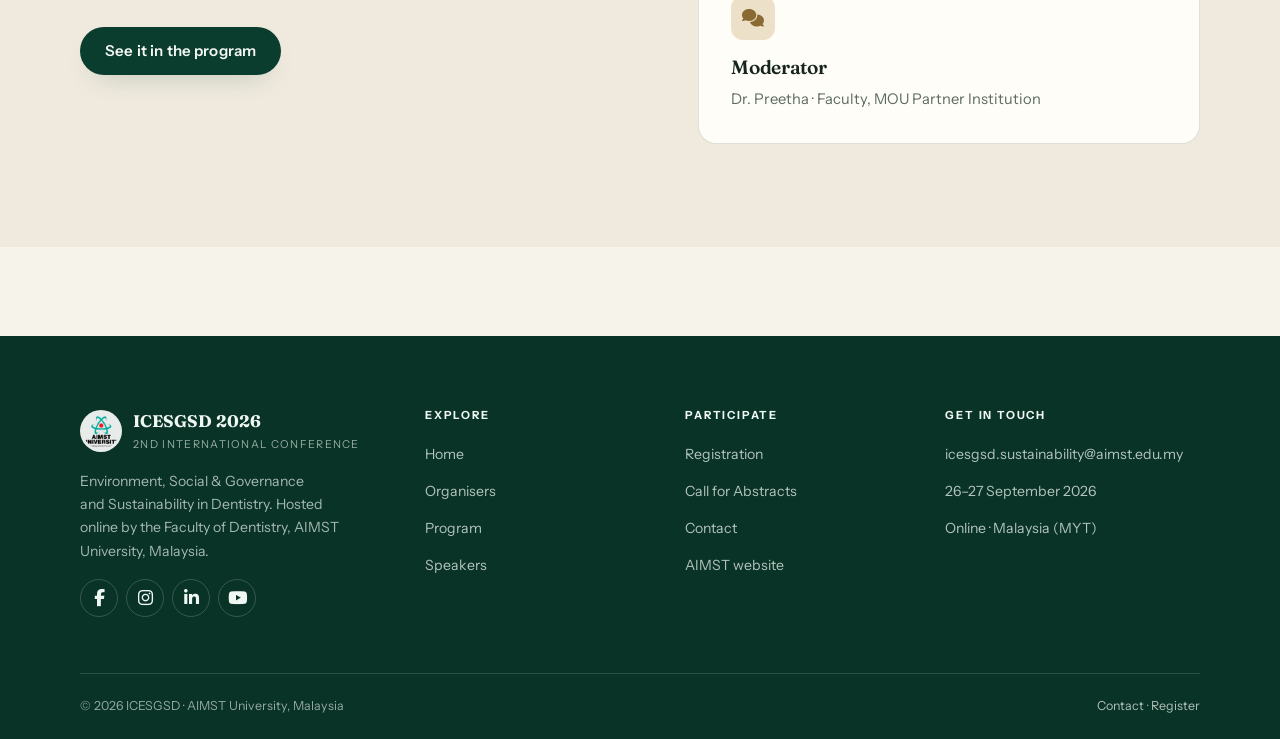
<file: speakers/index.html>
<!DOCTYPE html>
<html lang="en">

<head>
    <base href="..">
    <meta charset="utf-8">
    <meta name="viewport" content="width=device-width, initial-scale=1">
    <link rel="shortcut icon" type="image/png" href="assets/aimst logo favicon.png">
    <title>Speakers | 2nd ICESGSD 2026</title>
    <meta name="description" content="Plenary, keynote and invited speakers at ICESGSD 2026, covering sustainability, digital dentistry, implantology, endodontics and public health.">
    <meta name="theme-color" content="#f6f3ea">
    <meta property="og:type" content="website">
    <meta property="og:title" content="Speakers — 2nd ICESGSD 2026">
    <meta property="og:description" content="Clinicians, educators and researchers from Malaysia, India, Canada, the Philippines and beyond.">
    <meta property="og:image" content="assets/Untitled.jpg">
    <link rel="preconnect" href="https://fonts.googleapis.com">
    <link rel="preconnect" href="https://fonts.gstatic.com" crossorigin>
    <link href="https://fonts.googleapis.com/css2?family=Fraunces:ital,opsz,wght@0,9..144,400..700;1,9..144,400..700&family=Instrument+Sans:wght@400;500;600;700&display=swap" rel="stylesheet">
    <link rel="stylesheet" href="https://cdnjs.cloudflare.com/ajax/libs/font-awesome/6.4.0/css/all.min.css">
    <link rel="stylesheet" href="assets/main.css">
    <script>
        (function () {
            document.documentElement.classList.add("js");
            try {
                var stored = localStorage.getItem("icesgsd-theme");
                var theme = stored || (window.matchMedia("(prefers-color-scheme: dark)").matches ? "dark" : "light");
                document.documentElement.setAttribute("data-theme", theme);
            } catch (e) {
                document.documentElement.setAttribute("data-theme", "light");
            }
        })();
    </script>
</head>

<body>
    <a class="skip-link" href="#main">Skip to content</a>

    <header class="site-header">
        <div class="header-inner">
            <a class="brand" href="index.html" aria-label="ICESGSD 2026 home">
                <img src="assets/aimst logo.png" alt="AIMST University logo" width="38" height="38">
                <span class="brand-text">
                    <strong>ICESGSD 2026</strong>
                    <small>AIMST University · Malaysia</small>
                </span>
            </a>
            <nav class="site-nav" id="site-nav" aria-label="Primary navigation">
                <ul>
                    <li><a href="index.html">Home</a></li>
                    <li><a href="./organisers/index.html">Organisers</a></li>
                    <li><a href="./program/index.html">Program</a></li>
                    <li><a class="current" href="./speakers/index.html" aria-current="page">Speakers</a></li>
                    <li><a href="./registration/index.html">Registration</a></li>
                    <li><a href="./cab/index.html">Call for Abstracts</a></li>
                    <li><a href="./contact/index.html">Contact</a></li>
                </ul>
            </nav>
            <div class="header-actions">
                <button class="theme-toggle" type="button" aria-label="Switch to dark mode" aria-pressed="false">
                    <svg class="icon-sun" viewBox="0 0 24 24" aria-hidden="true"><circle cx="12" cy="12" r="4"/><path d="M12 2v2M12 20v2M4.9 4.9l1.4 1.4M17.7 17.7l1.4 1.4M2 12h2M20 12h2M4.9 19.1l1.4-1.4M17.7 6.3l1.4-1.4"/></svg>
                    <svg class="icon-moon" viewBox="0 0 24 24" aria-hidden="true"><path d="M21 12.8A8.5 8.5 0 1 1 11.2 3a6.5 6.5 0 0 0 9.8 9.8z"/></svg>
                </button>
                <button class="nav-toggle" type="button" aria-label="Open menu" aria-expanded="false" aria-controls="site-nav">
                    <span></span><span></span><span></span>
                </button>
            </div>
        </div>
    </header>

    <main id="main">
        <section class="page-hero">
            <div class="container">
                <nav class="breadcrumb" aria-label="Breadcrumb"><a href="index.html">Home</a><span>/</span><span>Speakers</span></nav>
                <span class="eyebrow">Speakers</span>
                <h1>Voices from across the world</h1>
                <p class="lead">Plenary, keynote and invited speakers working at the intersection of clinical excellence, sustainability and responsible healthcare.</p>
                <div class="hero-actions" style="margin-top:1.5rem">
                    <a class="btn btn--ghost btn--small" href="#plenary">Plenary</a>
                    <a class="btn btn--ghost btn--small" href="#keynote">Keynote</a>
                    <a class="btn btn--ghost btn--small" href="#invited">Invited</a>
                    <a class="btn btn--ghost btn--small" href="#panel">Panel</a>
                </div>
            </div>
        </section>

        <section class="section">
            <div class="container">
                <div class="speaker-group" id="plenary">
                    <div class="group-label reveal">Plenary speakers</div>
                    <div class="speaker-feature-grid">
                        <article class="speaker-feature reveal">
                            <div class="speaker-photos">
                                <img src="assets/dr-norman.jpg" alt="Portrait of Dr. Norman Kwan" width="150" height="150" loading="lazy" decoding="async">
                                <img src="assets/mr-jan.png" alt="Portrait of Mr. Jan Kwan" width="150" height="150" loading="lazy" decoding="async">
                            </div>
                            <div>
                                <h3>Dr. Norman Kwan &amp; Mr. Jan Kwan</h3>
                                <span class="speaker-role"><i>Implantologist &amp; biomedical engineering (biomaterials).</i> Mr. Jan Kwan: B.Sc. (Life Sciences), M.E.Sc. Biomedical Engineering (Biomaterials).</span>
                                <div class="speaker-talk"><b>Title:</b> Lifetime Sustainability in Esthetic Zone Tooth Replacement: Clinical Realities and the Biomechanical Validation of Monolithic HA/APSI Implant Design</div>
                            </div>
                        </article>

                        <article class="speaker-feature reveal" style="--delay:80ms">
                            <img src="assets/dr-rod.jpg" alt="Portrait of Dr. Rod Jacinto" width="150" height="170" loading="lazy" decoding="async">
                            <div>
                                <h3>Dr. Rod Jacinto</h3>
                                <span class="speaker-role"><i>International expert in dental &amp; maxillofacial implants, author &amp; educator.</i></span>
                                <div class="speaker-talk"><b>Title:</b> How Digital Customised Solutions Are Transforming Modern Dentistry: Advancing Sustainability Through Personalised Patient Care</div>
                            </div>
                        </article>

                        <article class="speaker-feature reveal">
                            <img src="assets/dr-sharaschandra.jpg" alt="Portrait of Dr. Sharaschandra Reddy Govindool" width="150" height="170" loading="lazy" decoding="async">
                            <div>
                                <h3>Dr. Sharaschandra Reddy Govindool</h3>
                                <span class="speaker-role"><i>Diplomate, American Board of Endodontics.</i> Clinical Assistant Professor, Endodontics, Indiana University School of Dentistry, USA.</span>
                                <div class="speaker-talk"><b>Title:</b> Sustainability by Design: Integrating Sustainable Principles into Modern Dental Practice</div>
                            </div>
                        </article>

                        <article class="speaker-feature reveal" style="--delay:80ms">
                            <img src="assets/dr-swathi.jpg" alt="Portrait of Dr. Swathi Ramachandran" width="150" height="170" loading="lazy" decoding="async">
                            <div>
                                <h3>Dr. Swathi Ramachandran</h3>
                                <span class="speaker-role"><i>Research Consultant.</i> British Columbia Centre for Disease Control, Vancouver, Canada.</span>
                                <div class="speaker-talk"><b>Title:</b> Digital Determinants of Health: Implications for Equity and Sustainable Healthcare</div>
                            </div>
                        </article>
                    </div>
                </div>

                <div class="speaker-group" id="keynote">
                    <div class="group-label reveal">Keynote speakers</div>
                    <div class="speaker-feature-grid">
                        <article class="speaker-feature reveal">
                            <img src="assets/Dr-Ramya.jpg" alt="Portrait of Prof. Dr. Ramya Ramadoss" width="150" height="170" loading="lazy" decoding="async">
                            <div>
                                <h3>Prof. Dr. Ramya Ramadoss</h3>
                                <span class="speaker-role"><i>MDS, PhD, Pg.Dip (Tobacco Control).</i> Dean of Collaboration &amp; Networking, SIMATS; Head, Dept. of Oral Biology; Associate Dean, Extension Activities, Saveetha University. Author, <i>Oral Anatomy, Histology, Physiology and Tooth Morphology</i>.</span>
                                <div class="speaker-talk"><b>Title:</b> Dentistry in 2035 — AI, Bioprinting &amp; the ESG Imperative</div>
                            </div>
                        </article>

                        <article class="speaker-feature reveal" style="--delay:80ms">
                            <img src="assets/dr uma.jpg" alt="Portrait of Dr. Uma Revathi Gopalakrishnan" width="150" height="170" loading="lazy" decoding="async">
                            <div>
                                <h3>Dr. Uma Revathi Gopalakrishnan</h3>
                                <span class="speaker-role"><i>MDS, PhD (Orthodontics).</i> Professor, Sri Venkateswara Dental College; Executive Committee Member, Indian Orthodontic Society.</span>
                                <div class="speaker-talk"><b>Title:</b> “ESG in Global Healthcare: Lessons for Dentistry”</div>
                            </div>
                        </article>
                    </div>
                </div>

                <div class="speaker-group" id="invited">
                    <div class="group-label reveal">Invited speakers</div>
                    <div class="speaker-grid">
                        <article class="speaker-item reveal">
                            <img src="assets/dr-galvin-removebg-preview.png" alt="Portrait of Dr. Galvin Sim Siang Lin" width="64" height="64" loading="lazy" decoding="async">
                            <div>
                                <h3>Dr. Galvin Sim Siang Lin</h3>
                                <span class="speaker-role">Assistant Professor, Department of Restorative Dentistry, Kulliyyah of Dentistry, International Islamic University Malaysia</span>
                                <div class="speaker-talk"><b>Title:</b> Teaching Sustainability in Dentistry: Educational Strategies for Developing Environmentally and Socially Responsible Oral Health Professionals</div>
                            </div>
                        </article>

                        <article class="speaker-item reveal">
                            <img src="assets/dr-prebha-removebg-preview.png" alt="Portrait of Dr. Prebha Manickam" width="64" height="64" loading="lazy" decoding="async">
                            <div>
                                <h3>Dr. Prebha Manickam</h3>
                                <span class="speaker-role">Assistant Professor and Head In-Charge, Department of Periodontology, Penang International Dental College, Malaysia</span>
                                <div class="speaker-talk"><b>Title:</b> Environmental Sustainability in Periodontics — A Life Cycle Assessment (LCA) of a Scaling Procedure</div>
                            </div>
                        </article>

                        <article class="speaker-item reveal">
                            <img src="assets/dr-siddharthan-removebg-preview.png" alt="Portrait of Dr. Siddharthan Selvaraj" width="64" height="64" loading="lazy" decoding="async">
                            <div>
                                <h3>Dr. Siddharthan Selvaraj</h3>
                                <span class="speaker-role">Deputy Dean, Associate Professor, University of Puthisastra, Cambodia</span>
                                <div class="speaker-talk"><b>Theme:</b> Need for SDG Implementation in Dental Curriculum</div>
                            </div>
                        </article>

                        <article class="speaker-item reveal">
                            <img src="assets/dr-dinesh-removebg-preview.png" alt="Portrait of Dr. Dinesh Kumar Yadav" width="64" height="64" loading="lazy" decoding="async">
                            <div>
                                <h3>Dr. Dinesh Kumar Yadav</h3>
                                <span class="speaker-role">Lecturer, Lincoln University College, Petaling Jaya</span>
                                <div class="speaker-talk"><b>Title:</b> Applying the Bronze–Silver–Gold Sustainability Model for Oral Disease Prevention and Diagnosis</div>
                            </div>
                        </article>

                        <article class="speaker-item reveal">
                            <img src="assets/dr-anand-removebg-preview.png" alt="Portrait of Assoc. Prof. Dr. Anand Krishnan" width="64" height="64" loading="lazy" decoding="async">
                            <div>
                                <h3>Assoc. Prof. Dr. Anand Krishnan</h3>
                                <span class="speaker-role">Asst Deputy Dean (Academics) | Program Director – DDS</span>
                                <div class="speaker-talk"><b>Title:</b> Oral Cancer Prevention as a Social Responsibility: The Dentist's Role in Sustainable Healthcare</div>
                            </div>
                        </article>

                        <article class="speaker-item reveal">
                            <img src="assets/dr-anusha-removebg-preview.png" alt="Portrait of Dr. Anusha Divvi" width="64" height="64" loading="lazy" decoding="async">
                            <div>
                                <h3>Dr. Anusha Divvi</h3>
                                <span class="speaker-role">PhD, FAIMER Fellow. Associate Professor of Public Health Dentistry, Indira Gandhi Institute of Dental Sciences, Sri Balaji Vidyapeeth, Puducherry, India</span>
                                <div class="speaker-talk"><b>Title:</b> Oral Health-Related Quality of Life Through the Lens of Environmental and Social Inequities</div>
                            </div>
                        </article>

                        <article class="speaker-item reveal">
                            <img src="assets/dr-r-pavithra-removebg-preview.png" alt="Portrait of Dr. R. Pavithra" width="64" height="64" loading="lazy" decoding="async">
                            <div>
                                <h3>Dr. R. Pavithra</h3>
                                <span class="speaker-role">MDS, PGD-HM. Public Health Dentistry, Sri Venkateshwara Dental College &amp; Hospital, Chennai, India</span>
                                <div class="speaker-talk"><b>Title:</b> Ethical Research for Sustainable Educational Change</div>
                            </div>
                        </article>

                        <article class="speaker-item reveal">
                            <img src="assets/dr-rahmath-removebg-preview.png" alt="Portrait of Dr. Rahmath Shameem S" width="64" height="64" loading="lazy" decoding="async">
                            <div>
                                <h3>Dr. Rahmath Shameem S</h3>
                                <span class="speaker-role">Associate Professor, Dept. of Prosthodontics, Sri Venkateswara Dental College &amp; Hospital, Chennai, India</span>
                                <div class="speaker-talk"><b>Title:</b> Reimagining Geriatric Dentistry for Sustainable Oral Healthcare — An ESG Perspective</div>
                            </div>
                        </article>

                        <article class="speaker-item reveal">
                            <img src="assets/dr-kshtrashal-removebg-preview.png" alt="Portrait of Dr. Kshtrashal Singh" width="64" height="64" loading="lazy" decoding="async">
                            <div>
                                <h3>Dr. Kshtrashal Singh</h3>
                                <span class="speaker-role">Deputy Dean, Faculty of Allied Health Professions (SOP, SOMA, SOS&amp;H), AIMST University, Malaysia</span>
                                <div class="speaker-talk"><b>Title:</b> Precision &amp; Posture in Modern Dentistry — A Physiotherapeutic Perspective</div>
                            </div>
                        </article>

                        <article class="speaker-item reveal">
                            <img src="assets/dr-vigneshwari-removebg-preview.png" alt="Portrait of Dr. S. Vigneshwari" width="64" height="64" loading="lazy" decoding="async">
                            <div>
                                <h3>Dr. S. Vigneshwari</h3>
                                <span class="speaker-role">Assoc. Professor, Dept. of Endodontics, IGIDS, SBV University</span>
                                <div class="speaker-talk"><b>Title:</b> Single-Visit Success Formula for Apical Periodontitis: An Evidence-Based Endodontic Perspective</div>
                            </div>
                        </article>

                        <article class="speaker-item reveal">
                            <img src="assets/dr-lokesh-removebg-preview.png" alt="Portrait of Dr. Lokesh Chandra" width="64" height="64" loading="lazy" decoding="async">
                            <div>
                                <h3>Dr. Lokesh Chandra</h3>
                                <span class="speaker-role">Professor &amp; Head, Oral and Maxillofacial Surgery, Santosh Dental College, Delhi, India</span>
                                <div class="speaker-talk"><b>Title:</b> Sustainable Oral and Maxillofacial Surgery: Integrating Innovation, Digital Technologies and ESG Principles for the Future of Healthcare</div>
                            </div>
                        </article>

                        <article class="speaker-item reveal">
                            <img src="assets/dr-r-ajay-removebg-preview.png" alt="Portrait of Dr. R. Ajay" width="64" height="64" loading="lazy" decoding="async">
                            <div>
                                <h3>Dr. R. Ajay</h3>
                                <span class="speaker-role">Professor, Prosthodontics &amp; Implantology, Vivekanandha Dental College for Women, Namakkal, India</span>
                                <div class="speaker-talk"><b>Title:</b> Clinical Perspectives of Aesthetic Restorative Materials</div>
                            </div>
                        </article>

                        <article class="speaker-item reveal">
                            <img src="assets/dr-m-kamatchi-removebg-preview.png" alt="Portrait of Dr. M. Kamatchi" width="64" height="64" loading="lazy" decoding="async">
                            <div>
                                <h3>Dr. M. Kamatchi</h3>
                                <span class="speaker-role">Associate Professor, Pediatric Dentistry, Vivekanandha Dental College for Women, Namakkal, India</span>
                                <div class="speaker-talk"><b>Title:</b> Sustainable Pediatric Oral Healthcare through Minimal Intervention</div>
                            </div>
                        </article>
                    </div>
                </div>
            </div>
        </section>

        <section class="section section--alt" id="panel">
            <div class="container">
                <div class="about-grid" style="align-items:center">
                    <div class="reveal">
                        <span class="eyebrow">Panel discussion</span>
                        <h2>Are we overtreating?</h2>
                        <p class="lead" style="margin-top:1rem">Ethics, diagnosis and the ESG lens on clinical decision-making — a moderated conversation across disciplines.</p>
                        <div class="hero-actions" style="margin-top:1.5rem">
                            <a class="btn btn--primary" href="./program/index.html">See it in the program</a>
                        </div>
                    </div>
                    <div class="card-grid reveal" style="--delay:100ms">
                        <div class="info-card">
                            <div class="icon"><i class="fa-solid fa-user-tie" aria-hidden="true"></i></div>
                            <h3>Chairperson</h3>
                            <p>Prof. Dr. Ramesh Kumaresan</p>
                        </div>
                        <div class="info-card">
                            <div class="icon"><i class="fa-solid fa-comments" aria-hidden="true"></i></div>
                            <h3>Moderator</h3>
                            <p>Dr. Preetha · Faculty, MOU Partner Institution</p>
                        </div>
                    </div>
                </div>
            </div>
        </section>
    </main>

    <footer class="site-footer">
        <div class="container">
            <div class="footer-grid">
                <div>
                    <a class="footer-brand" href="index.html">
                        <img src="assets/aimst logo.png" alt="AIMST University logo" width="42" height="42">
                        <div>
                            <strong>ICESGSD 2026</strong>
                            <span>2nd International Conference</span>
                        </div>
                    </a>
                    <p>Environment, Social &amp; Governance and Sustainability in Dentistry. Hosted online by the Faculty of Dentistry, AIMST University, Malaysia.</p>
                    <div class="footer-social">
                        <a href="https://www.facebook.com/aimst2u/" target="_blank" rel="noopener" aria-label="AIMST University on Facebook"><i class="fa-brands fa-facebook-f" aria-hidden="true"></i></a>
                        <a href="https://www.instagram.com/aimstuniversity/" target="_blank" rel="noopener" aria-label="AIMST University on Instagram"><i class="fa-brands fa-instagram" aria-hidden="true"></i></a>
                        <a href="https://my.linkedin.com/school/aimst-university2001/" target="_blank" rel="noopener" aria-label="AIMST University on LinkedIn"><i class="fa-brands fa-linkedin-in" aria-hidden="true"></i></a>
                        <a href="https://www.youtube.com/@aimstuniversityaimst2u" target="_blank" rel="noopener" aria-label="AIMST University on YouTube"><i class="fa-brands fa-youtube" aria-hidden="true"></i></a>
                    </div>
                </div>
                <div class="footer-col">
                    <h4>Explore</h4>
                    <ul>
                        <li><a href="index.html">Home</a></li>
                        <li><a href="./organisers/index.html">Organisers</a></li>
                        <li><a href="./program/index.html">Program</a></li>
                        <li><a href="./speakers/index.html">Speakers</a></li>
                    </ul>
                </div>
                <div class="footer-col">
                    <h4>Participate</h4>
                    <ul>
                        <li><a href="./registration/index.html">Registration</a></li>
                        <li><a href="./cab/index.html">Call for Abstracts</a></li>
                        <li><a href="./contact/index.html">Contact</a></li>
                        <li><a href="https://www.aimst.edu.my/" target="_blank" rel="noopener">AIMST website</a></li>
                    </ul>
                </div>
                <div class="footer-col footer-col--contact">
                    <h4>Get in touch</h4>
                    <ul>
                        <li><a href="mailto:icesgsd.sustainability@aimst.edu.my">icesgsd.sustainability@aimst.edu.my</a></li>
                        <li><span>26–27 September 2026</span></li>
                        <li><span>Online · Malaysia (MYT)</span></li>
                    </ul>
                </div>
            </div>
            <div class="footer-bottom">
                <span>© 2026 ICESGSD · AIMST University, Malaysia</span>
                <span><a href="./contact/index.html">Contact</a> · <a href="./registration/index.html">Register</a></span>
            </div>
        </div>
    </footer>

    <script src="assets/theme.js" defer></script>
</body>

</html>
</file>
